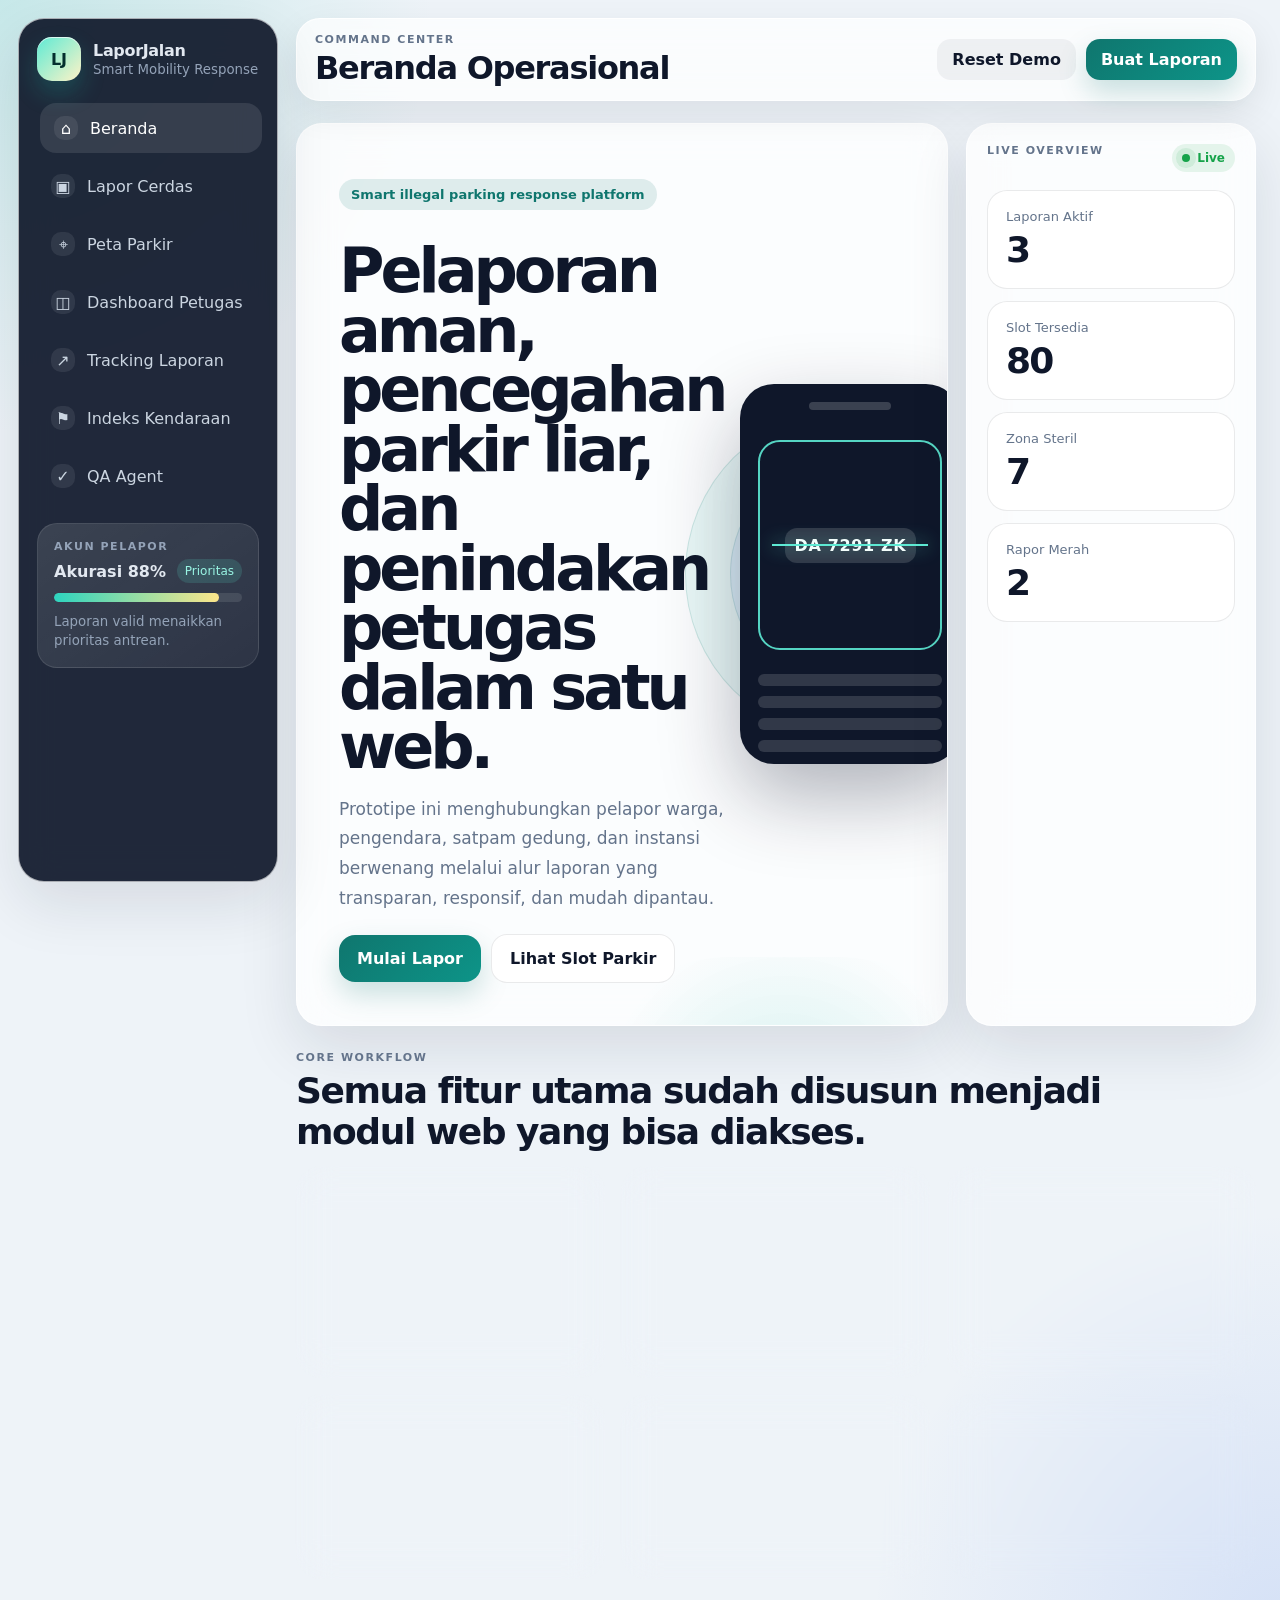
<file: index.html>
<!doctype html>
<html lang="id">
<head>
  <meta charset="utf-8" />
  <meta name="viewport" content="width=device-width, initial-scale=1" />
  <meta name="theme-color" content="#0f172a" />
  <title>LaporJalan Pro — Smart Illegal Parking Response</title>
  <meta name="description" content="Web prototipe profesional untuk pelaporan parkir liar, peta slot parkir resmi, dashboard petugas, eskalasi lintas instansi, indeks kepatuhan kendaraan, dan tracking laporan." />
  <link rel="stylesheet" href="styles.css" />
</head>
<body>
  <div class="app-shell">
    <aside class="sidebar" aria-label="Navigasi utama">
      <a class="brand" href="#beranda" data-route="beranda" aria-label="LaporJalan Pro Beranda">
        <span class="brand-mark">LJ</span>
        <span>
          <strong>LaporJalan</strong>
          <small>Smart Mobility Response</small>
        </span>
      </a>

      <button class="mobile-close" id="closeSidebar" type="button" aria-label="Tutup menu">×</button>

      <nav class="nav-list">
        <button class="nav-item active" data-route="beranda" type="button"><span>⌂</span> Beranda</button>
        <button class="nav-item" data-route="lapor" type="button"><span>▣</span> Lapor Cerdas</button>
        <button class="nav-item" data-route="parkir" type="button"><span>⌖</span> Peta Parkir</button>
        <button class="nav-item" data-route="dashboard" type="button"><span>◫</span> Dashboard Petugas</button>
        <button class="nav-item" data-route="tracking" type="button"><span>↗</span> Tracking Laporan</button>
        <button class="nav-item" data-route="kepatuhan" type="button"><span>⚑</span> Indeks Kendaraan</button>
        <button class="nav-item" data-route="qa" type="button"><span>✓</span> QA Agent</button>
      </nav>

      <div class="sidebar-card">
        <p class="eyebrow">Akun Pelapor</p>
        <div class="trust-row">
          <strong id="accuracyLabel">Akurasi 88%</strong>
          <span class="trust-badge">Prioritas</span>
        </div>
        <div class="progress"><span id="accuracyBar" style="width:88%"></span></div>
        <small>Laporan valid menaikkan prioritas antrean.</small>
      </div>
    </aside>

    <main class="main">
      <header class="topbar">
        <div class="topbar-left">
          <button class="hamburger" id="openSidebar" type="button" aria-label="Buka menu">☰</button>
          <div>
            <p class="eyebrow" id="pageEyebrow">Command Center</p>
            <h1 id="pageTitle">Beranda Operasional</h1>
          </div>
        </div>
        <div class="topbar-actions">
          <button class="ghost-btn" id="seedDemo" type="button">Reset Demo</button>
          <button class="primary-btn" data-route="lapor" type="button">Buat Laporan</button>
        </div>
      </header>

      <section class="view active" id="view-beranda" data-title="Beranda Operasional" data-eyebrow="Command Center">
        <div class="hero-grid">
          <article class="hero-card reveal">
            <div class="hero-copy">
              <p class="pill">Smart illegal parking response platform</p>
              <h2>Pelaporan aman, pencegahan parkir liar, dan penindakan petugas dalam satu web.</h2>
              <p>Prototipe ini menghubungkan pelapor warga, pengendara, satpam gedung, dan instansi berwenang melalui alur laporan yang transparan, responsif, dan mudah dipantau.</p>
              <div class="hero-actions">
                <button class="primary-btn large" data-route="lapor" type="button">Mulai Lapor</button>
                <button class="secondary-btn large" data-route="parkir" type="button">Lihat Slot Parkir</button>
              </div>
            </div>
            <div class="hero-visual" aria-label="Ilustrasi sistem respons">
              <div class="orbit orbit-one"></div>
              <div class="orbit orbit-two"></div>
              <div class="phone-mock">
                <div class="phone-top"></div>
                <div class="scan-frame">
                  <span></span>
                  <b id="heroPlate">DA 7291 ZK</b>
                </div>
                <div class="mini-timeline">
                  <i></i><i></i><i></i><i></i>
                </div>
              </div>
            </div>
          </article>

          <aside class="live-panel reveal delay-1">
            <div class="panel-head">
              <p class="eyebrow">Live Overview</p>
              <span class="live-dot">Live</span>
            </div>
            <div class="metric-stack">
              <div class="metric-card"><span>Laporan Aktif</span><strong id="statActive">0</strong></div>
              <div class="metric-card"><span>Slot Tersedia</span><strong id="statSlots">0</strong></div>
              <div class="metric-card"><span>Zona Steril</span><strong>7</strong></div>
              <div class="metric-card"><span>Rapor Merah</span><strong id="statRed">0</strong></div>
            </div>
          </aside>
        </div>

        <div class="section-heading reveal">
          <p class="eyebrow">Core Workflow</p>
          <h3>Semua fitur utama sudah disusun menjadi modul web yang bisa diakses.</h3>
        </div>

        <div class="feature-grid">
          <article class="feature-card reveal"><span>01</span><h4>Smart Report Camera</h4><p>Deteksi plat demo, unggah bukti, kategori dampak, privasi anonim, GPS, dan submit laporan.</p></article>
          <article class="feature-card reveal"><span>02</span><h4>Real-Time Parking</h4><p>Peta slot parkir resmi, zonasi warna, dan halte/titik jemput ojol yang legal.</p></article>
          <article class="feature-card reveal"><span>03</span><h4>Dispatcher Dashboard</h4><p>Petugas dapat verifikasi, mengubah status, dan eskalasi ke Dishub/Satpol PP.</p></article>
          <article class="feature-card reveal"><span>04</span><h4>Live Tracking</h4><p>Pelapor dapat melacak status laporan berbasis timeline dari diterima sampai selesai.</p></article>
          <article class="feature-card reveal"><span>05</span><h4>Compliance Index</h4><p>Plat yang berulang melanggar otomatis masuk indeks kepatuhan kendaraan.</p></article>
          <article class="feature-card reveal"><span>06</span><h4>QA Agent</h4><p>Panel pengecekan otomatis untuk memastikan menu, form, data, dan aksi penting tersedia.</p></article>
        </div>
      </section>

      <section class="view" id="view-lapor" data-title="Lapor Cerdas" data-eyebrow="Citizen Smart Report">
        <div class="two-col">
          <article class="card reveal">
            <div class="panel-head">
              <div>
                <p class="eyebrow">Smart Report Camera</p>
                <h2>Kamera pelaporan aman</h2>
              </div>
              <span class="status-chip" id="cameraStatus">Mode demo</span>
            </div>

            <div class="camera-wrap">
              <video id="cameraVideo" autoplay playsinline muted hidden></video>
              <canvas id="captureCanvas" hidden></canvas>
              <div class="camera-placeholder" id="cameraPlaceholder">
                <div class="scan-corners"></div>
                <p>Arahkan kamera ke kendaraan atau gunakan simulasi deteksi plat.</p>
                <strong id="detectedPlate">Belum terdeteksi</strong>
              </div>
            </div>

            <div class="button-row wrap">
              <button class="secondary-btn" id="startCamera" type="button">Aktifkan Kamera</button>
              <button class="secondary-btn" id="detectPlate" type="button">Simulasi Deteksi Plat</button>
              <button class="ghost-btn" id="captureEvidence" type="button">Ambil Bukti</button>
              <label class="upload-btn" for="evidenceUpload">Unggah Bukti</label>
              <input id="evidenceUpload" type="file" accept="image/*" hidden />
            </div>

            <div class="evidence-preview" id="evidencePreview" aria-live="polite">
              <span>Belum ada bukti gambar.</span>
            </div>
          </article>

          <form class="card report-form reveal delay-1" id="reportForm">
            <div class="panel-head">
              <div>
                <p class="eyebrow">Impact-Based Reporting</p>
                <h2>Detail laporan</h2>
              </div>
              <span class="status-chip green">Anonim aman</span>
            </div>

            <label class="field">
              <span>Nomor plat</span>
              <input id="plateInput" name="plate" type="text" placeholder="Contoh: DA 7291 ZK" autocomplete="off" required />
            </label>

            <div class="field">
              <span>Pilih dampak utama</span>
              <div class="impact-grid" role="radiogroup" aria-label="Kategori dampak laporan">
                <button class="impact-option active" data-impact="Menghalangi akses rumah/kos" data-severity="Tinggi" type="button">Menghalangi Akses</button>
                <button class="impact-option" data-impact="Parkir di bahu jalan/trotoar" data-severity="Sedang" type="button">Bahu Jalan/Trotoar</button>
                <button class="impact-option" data-impact="Kerumunan transportasi online" data-severity="Sedang" type="button">Kerumunan Ojol</button>
                <button class="impact-option" data-impact="Pelanggaran berulang" data-severity="Kritis" type="button">Pelanggaran Berulang</button>
              </div>
            </div>

            <div class="form-grid">
              <label class="field">
                <span>Lokasi kejadian</span>
                <input id="locationInput" name="location" type="text" placeholder="Contoh: Depan Gedung A" required />
              </label>
              <label class="field">
                <span>Prioritas</span>
                <select id="priorityInput" name="priority">
                  <option>Otomatis</option>
                  <option>Kritis</option>
                  <option>Tinggi</option>
                  <option>Sedang</option>
                  <option>Rendah</option>
                </select>
              </label>
            </div>

            <label class="field">
              <span>Catatan singkat</span>
              <textarea id="noteInput" name="note" rows="4" placeholder="Jelaskan situasi singkat tanpa menyebut data pribadi."></textarea>
            </label>

            <div class="toggle-card">
              <div>
                <strong>Mode anonim</strong>
                <p>Nama pelapor tidak ditampilkan kepada publik atau pelanggar.</p>
              </div>
              <label class="switch">
                <input id="anonymousInput" type="checkbox" checked />
                <span></span>
              </label>
            </div>

            <div class="button-row split">
              <button class="secondary-btn" id="useLocation" type="button">Ambil GPS</button>
              <button class="primary-btn" type="submit">Kirim Laporan</button>
            </div>
          </form>
        </div>
      </section>

      <section class="view" id="view-parkir" data-title="Peta Parkir" data-eyebrow="Prevention & Navigation">
        <div class="map-layout">
          <article class="card reveal map-card">
            <div class="panel-head">
              <div>
                <p class="eyebrow">Real-Time Parking Slot</p>
                <h2>Peta slot parkir, zona steril, dan halte ojol</h2>
              </div>
              <button class="ghost-btn" id="refreshSlots" type="button">Refresh Slot</button>
            </div>

            <div class="city-map" id="cityMap" aria-label="Peta demo interaktif">
              <div class="road road-main"></div>
              <div class="road road-second"></div>
              <div class="zone zone-red">Zona Merah</div>
              <div class="zone zone-yellow">Zona Pantau</div>
              <button class="pin parking-pin" style="--x:18%;--y:28%" data-lot="Kampus Utama" type="button">P</button>
              <button class="pin parking-pin" style="--x:70%;--y:25%" data-lot="Gedung Timur" type="button">P</button>
              <button class="pin parking-pin" style="--x:58%;--y:72%" data-lot="Area Basement" type="button">P</button>
              <button class="pin ojol-pin" style="--x:31%;--y:67%" data-drop="Halte Ojol Barat" type="button">O</button>
              <button class="pin ojol-pin" style="--x:82%;--y:58%" data-drop="Drop Zone Timur" type="button">O</button>
              <div class="map-label label-one">Bahu jalan steril</div>
              <div class="map-label label-two">Akses warga</div>
            </div>

            <div class="legend-row">
              <span><i class="red"></i> Larangan keras</span>
              <span><i class="yellow"></i> Zona pantau</span>
              <span><i class="blue"></i> Parkir resmi</span>
              <span><i class="purple"></i> Halte ojol</span>
            </div>
          </article>

          <aside class="card reveal delay-1">
            <div class="panel-head">
              <div>
                <p class="eyebrow">Detail Lokasi</p>
                <h2 id="mapDetailTitle">Pilih titik pada peta</h2>
              </div>
            </div>
            <div id="mapDetail" class="map-detail empty-state">
              Klik pin P untuk parkir resmi atau pin O untuk titik jemput ojol legal.
            </div>
            <div class="parking-list" id="parkingList"></div>
          </aside>
        </div>
      </section>

      <section class="view" id="view-dashboard" data-title="Dashboard Petugas" data-eyebrow="Dispatcher & Enforcement">
        <div class="dashboard-grid">
          <article class="card reveal wide">
            <div class="panel-head">
              <div>
                <p class="eyebrow">Dispatcher Dashboard</p>
                <h2>Antrean laporan masuk</h2>
              </div>
              <div class="filter-tabs" id="dashboardFilters">
                <button class="active" data-filter="Semua" type="button">Semua</button>
                <button data-filter="Kritis" type="button">Kritis</button>
                <button data-filter="Tinggi" type="button">Tinggi</button>
                <button data-filter="Eskalasi" type="button">Eskalasi</button>
              </div>
            </div>
            <div id="reportQueue" class="report-queue"></div>
          </article>

          <aside class="card reveal delay-1">
            <p class="eyebrow">Operational Notes</p>
            <h2>Mode petugas</h2>
            <div class="ops-list">
              <div><strong>Verifikasi cepat</strong><span>Validasi plat dan dampak laporan.</span></div>
              <div><strong>Eskalasi instansi</strong><span>Teruskan ke Dishub/Satpol PP bila di luar wewenang.</span></div>
              <div><strong>Update progres</strong><span>Status langsung muncul di menu tracking.</span></div>
            </div>
          </aside>
        </div>
      </section>

      <section class="view" id="view-tracking" data-title="Tracking Laporan" data-eyebrow="Live Progress Tracking">
        <div class="tracking-layout">
          <article class="card reveal">
            <div class="panel-head">
              <div>
                <p class="eyebrow">Cari Laporan</p>
                <h2>Pelacakan status real-time</h2>
              </div>
            </div>
            <label class="field">
              <span>Masukkan ID laporan atau nomor plat</span>
              <input id="trackingSearch" type="text" placeholder="Contoh: LJ-2401 atau DA 7291 ZK" />
            </label>
            <div class="button-row">
              <button class="primary-btn" id="findTracking" type="button">Lacak</button>
              <button class="ghost-btn" id="latestTracking" type="button">Gunakan Terbaru</button>
            </div>
            <div class="tracking-card" id="trackingSummary"></div>
          </article>

          <article class="card reveal delay-1">
            <div class="panel-head">
              <div>
                <p class="eyebrow">Timeline</p>
                <h2>Progres tindakan</h2>
              </div>
              <button class="secondary-btn" id="advanceTracking" type="button">Majukan Status Demo</button>
            </div>
            <div class="timeline" id="timeline"></div>
          </article>
        </div>
      </section>

      <section class="view" id="view-kepatuhan" data-title="Indeks Kendaraan" data-eyebrow="Vehicle Compliance Index">
        <div class="card reveal">
          <div class="panel-head">
            <div>
              <p class="eyebrow">Compliance Intelligence</p>
              <h2>Rapor kendaraan berdasarkan riwayat pelanggaran</h2>
            </div>
            <label class="search-field">
              <input id="vehicleSearch" type="search" placeholder="Cari plat kendaraan..." />
            </label>
          </div>
          <div class="compliance-grid" id="complianceGrid"></div>
        </div>
      </section>

      <section class="view" id="view-qa" data-title="QA Agent" data-eyebrow="Feature Audit">
        <div class="qa-layout">
          <article class="card reveal">
            <div class="panel-head">
              <div>
                <p class="eyebrow">Automated Feature Check</p>
                <h2>Agent pengecek fitur sebelum rilis</h2>
              </div>
              <button class="primary-btn" id="runQa" type="button">Run QA Agent</button>
            </div>
            <p class="muted">Agent ini mengecek keberadaan menu, form, tombol aksi, penyimpanan data lokal, komponen tracking, dashboard, dan responsivitas dasar. Hasilnya bersifat pengujian front-end demo.</p>
            <div class="qa-score" id="qaScore">Belum dijalankan</div>
          </article>
          <article class="card reveal delay-1">
            <div class="panel-head">
              <div>
                <p class="eyebrow">Checklist</p>
                <h2>Hasil pengecekan</h2>
              </div>
            </div>
            <div class="qa-results" id="qaResults"></div>
          </article>
        </div>
      </section>
    </main>
  </div>

  <div class="toast" id="toast" role="status" aria-live="polite"></div>

  <script src="app.js"></script>
</body>
</html>
</file>
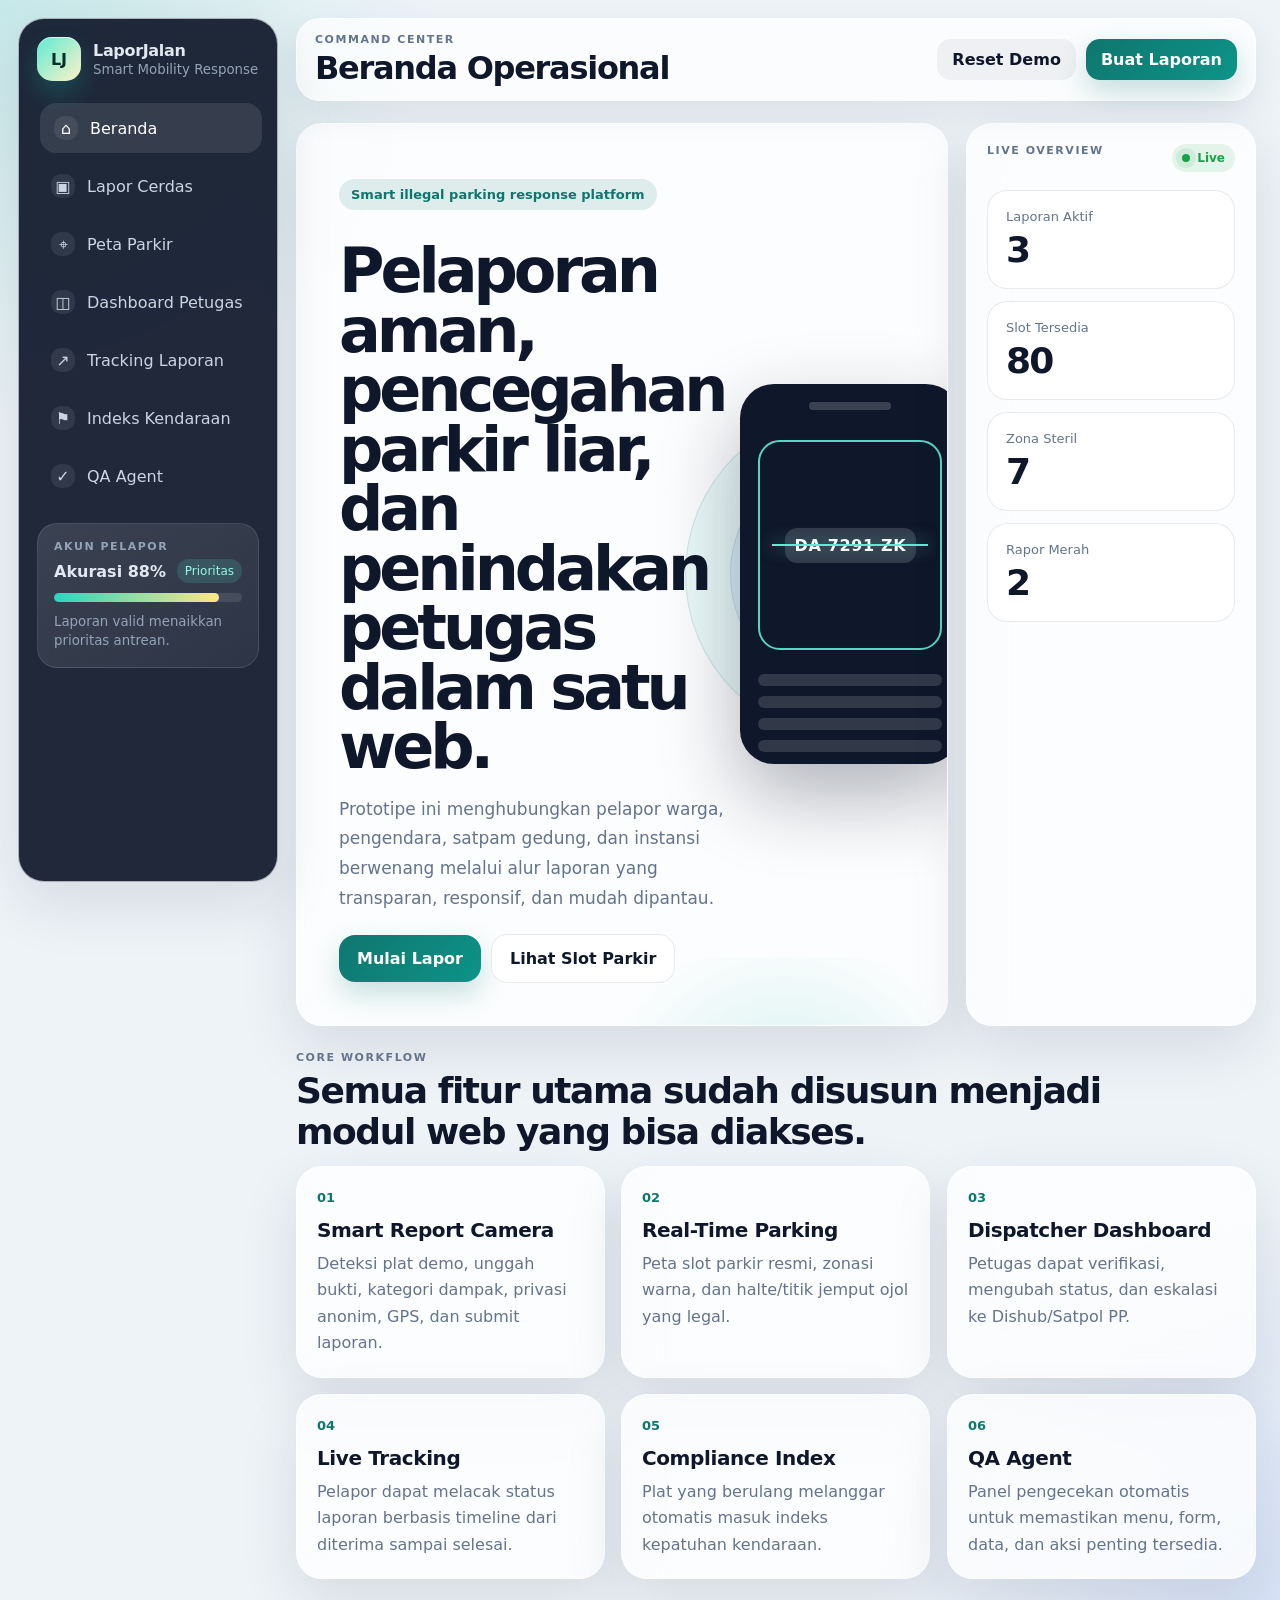
<file: laporjalan_pro_single.html>
<!doctype html>
<html lang="id">
<head>
  <meta charset="utf-8" />
  <meta name="viewport" content="width=device-width, initial-scale=1" />
  <meta name="theme-color" content="#0f172a" />
  <title>LaporJalan Pro — Smart Illegal Parking Response</title>
  <meta name="description" content="Web prototipe profesional untuk pelaporan parkir liar, peta slot parkir resmi, dashboard petugas, eskalasi lintas instansi, indeks kepatuhan kendaraan, dan tracking laporan." />
  <style>
:root {
  --bg: #eef3f8;
  --surface: rgba(255, 255, 255, .78);
  --surface-strong: #ffffff;
  --text: #0f172a;
  --muted: #64748b;
  --line: rgba(15, 23, 42, .09);
  --primary: #0f766e;
  --primary-strong: #0d9488;
  --primary-soft: rgba(15, 118, 110, .12);
  --danger: #dc2626;
  --warning: #f59e0b;
  --blue: #2563eb;
  --purple: #7c3aed;
  --green: #16a34a;
  --shadow: 0 22px 60px rgba(15, 23, 42, .11);
  --radius: 26px;
  --radius-sm: 16px;
  --sidebar: 296px;
  --ease: cubic-bezier(.2, .8, .2, 1);
  font-family: Inter, ui-sans-serif, system-ui, -apple-system, BlinkMacSystemFont, "Segoe UI", sans-serif;
}

* { box-sizing: border-box; }
html { scroll-behavior: smooth; }
body {
  margin: 0;
  min-height: 100vh;
  color: var(--text);
  background:
    radial-gradient(circle at top left, rgba(20, 184, 166, .18), transparent 34vw),
    radial-gradient(circle at bottom right, rgba(37, 99, 235, .12), transparent 32vw),
    var(--bg);
  overflow-x: hidden;
}
button, input, select, textarea { font: inherit; }
button { cursor: pointer; }
button:focus-visible, input:focus-visible, select:focus-visible, textarea:focus-visible { outline: 3px solid rgba(20, 184, 166, .35); outline-offset: 3px; }

.app-shell { display: flex; min-height: 100vh; }
.sidebar {
  position: fixed;
  inset: 18px auto 18px 18px;
  width: calc(var(--sidebar) - 36px);
  padding: 18px;
  border: 1px solid rgba(255, 255, 255, .62);
  border-radius: var(--radius);
  background: rgba(15, 23, 42, .92);
  color: #e2e8f0;
  box-shadow: var(--shadow);
  backdrop-filter: blur(18px);
  z-index: 30;
  transition: transform .35s var(--ease);
}
.brand { display: flex; gap: 12px; align-items: center; color: inherit; text-decoration: none; margin-bottom: 22px; }
.brand-mark {
  width: 44px; height: 44px; display: grid; place-items: center;
  border-radius: 15px; color: #042f2e; font-weight: 900;
  background: linear-gradient(135deg, #5eead4, #fef3c7);
  box-shadow: inset 0 1px rgba(255, 255, 255, .7), 0 12px 24px rgba(20, 184, 166, .24);
}
.brand strong { display: block; letter-spacing: -.02em; }
.brand small { display: block; color: #94a3b8; margin-top: 2px; }
.mobile-close { display: none; }
.nav-list { display: grid; gap: 8px; }
.nav-item {
  display: flex; align-items: center; gap: 12px; width: 100%; padding: 13px 14px;
  border: 0; border-radius: 16px; background: transparent; color: #cbd5e1;
  text-align: left; transition: .22s var(--ease);
}
.nav-item:hover, .nav-item.active { background: rgba(255, 255, 255, .1); color: #fff; transform: translateX(3px); }
.nav-item span { width: 24px; height: 24px; display: grid; place-items: center; border-radius: 10px; background: rgba(255,255,255,.08); }
.sidebar-card {
  margin-top: 22px; padding: 16px; border-radius: 20px;
  background: linear-gradient(145deg, rgba(255,255,255,.12), rgba(255,255,255,.06));
  border: 1px solid rgba(255,255,255,.1);
}
.trust-row { display: flex; justify-content: space-between; gap: 10px; align-items: center; margin-bottom: 10px; }
.trust-badge { font-size: 12px; padding: 5px 8px; border-radius: 999px; background: rgba(94, 234, 212, .15); color: #99f6e4; }
.progress { height: 9px; overflow: hidden; border-radius: 999px; background: rgba(255,255,255,.1); }
.progress span { display: block; height: 100%; border-radius: inherit; background: linear-gradient(90deg, #2dd4bf, #fde68a); transition: width .45s var(--ease); }
.sidebar-card small { color: #94a3b8; display: block; margin-top: 10px; line-height: 1.45; }

.main { width: 100%; margin-left: var(--sidebar); padding: 18px 24px 42px 0; }
.topbar {
  position: sticky; top: 18px; z-index: 20;
  display: flex; justify-content: space-between; align-items: center; gap: 16px;
  margin-bottom: 22px; padding: 14px 18px; border-radius: 24px;
  background: rgba(255,255,255,.72); border: 1px solid rgba(255,255,255,.8);
  backdrop-filter: blur(18px); box-shadow: 0 12px 34px rgba(15, 23, 42, .08);
}
.topbar-left { display: flex; align-items: center; gap: 13px; min-width: 0; }
.topbar h1 { margin: 0; font-size: clamp(22px, 3vw, 32px); letter-spacing: -.04em; line-height: 1.05; }
.topbar-actions { display: flex; gap: 10px; align-items: center; }
.hamburger { display: none; width: 42px; height: 42px; border: 0; border-radius: 14px; background: var(--surface-strong); box-shadow: 0 10px 24px rgba(15,23,42,.08); }
.eyebrow { margin: 0 0 6px; text-transform: uppercase; letter-spacing: .14em; color: var(--muted); font-size: 11px; font-weight: 800; }
.sidebar .eyebrow { color: #94a3b8; }

.view { display: none; animation: fadeSlide .36s var(--ease); }
.view.active { display: block; }
@keyframes fadeSlide { from { opacity: 0; transform: translateY(10px);} to { opacity: 1; transform: none;} }
.reveal { animation: reveal .55s var(--ease) both; }
.delay-1 { animation-delay: .08s; }
@keyframes reveal { from { opacity: 0; transform: translateY(18px) scale(.99);} to { opacity: 1; transform: none;} }

.hero-grid { display: grid; grid-template-columns: minmax(0, 1.65fr) minmax(290px, .7fr); gap: 18px; }
.hero-card, .card, .live-panel, .feature-card {
  background: var(--surface); border: 1px solid rgba(255,255,255,.72); border-radius: var(--radius);
  box-shadow: var(--shadow); backdrop-filter: blur(18px);
}
.hero-card { min-height: 440px; display: grid; grid-template-columns: 1.1fr .9fr; gap: 16px; padding: clamp(22px, 4vw, 42px); overflow: hidden; position: relative; }
.hero-card::after { content: ""; position: absolute; inset: auto -8% -28% 42%; height: 320px; border-radius: 999px; background: radial-gradient(circle, rgba(20,184,166,.18), transparent 70%); }
.hero-copy { position: relative; z-index: 1; max-width: 660px; }
.pill { display: inline-flex; padding: 8px 12px; border-radius: 999px; background: var(--primary-soft); color: var(--primary); font-weight: 800; font-size: 13px; }
.hero-copy h2 { font-size: clamp(34px, 5vw, 62px); line-height: .96; letter-spacing: -.065em; margin: 18px 0; }
.hero-copy p:not(.pill) { color: var(--muted); font-size: 17px; line-height: 1.75; margin: 0; }
.hero-actions, .button-row { display: flex; gap: 10px; align-items: center; margin-top: 20px; }
.button-row.wrap { flex-wrap: wrap; }
.button-row.split { justify-content: space-between; }
.primary-btn, .secondary-btn, .ghost-btn, .upload-btn {
  border: 0; border-radius: 14px; padding: 11px 15px; font-weight: 800; white-space: nowrap; transition: .22s var(--ease);
}
.primary-btn { background: linear-gradient(135deg, var(--primary), var(--primary-strong)); color: white; box-shadow: 0 12px 28px rgba(15,118,110,.22); }
.primary-btn:hover, .secondary-btn:hover, .ghost-btn:hover, .upload-btn:hover { transform: translateY(-2px); }
.secondary-btn, .upload-btn { background: #fff; color: var(--text); border: 1px solid var(--line); }
.ghost-btn { background: rgba(15,23,42,.05); color: var(--text); }
.large { padding: 14px 18px; border-radius: 16px; }
.hero-visual { position: relative; display: grid; place-items: center; min-height: 360px; }
.orbit { position: absolute; border-radius: 999px; border: 1px solid rgba(15,118,110,.14); animation: float 6s var(--ease) infinite alternate; }
.orbit-one { width: 330px; height: 330px; background: rgba(20,184,166,.08); }
.orbit-two { width: 240px; height: 240px; animation-delay: .6s; background: rgba(37,99,235,.08); }
@keyframes float { to { transform: translateY(-12px) rotate(2deg);} }
.phone-mock { position: relative; z-index: 1; width: min(220px, 70vw); height: 380px; border-radius: 34px; padding: 18px; background: #0f172a; box-shadow: 0 32px 80px rgba(15,23,42,.32); overflow: hidden; }
.phone-top { width: 82px; height: 8px; background: rgba(255,255,255,.18); border-radius: 999px; margin: 0 auto 30px; }
.scan-frame { height: 210px; border: 2px solid rgba(94,234,212,.9); border-radius: 22px; display: grid; place-items: center; position: relative; color: #fff; overflow: hidden; }
.scan-frame span { position: absolute; left: 12px; right: 12px; height: 2px; background: #5eead4; box-shadow: 0 0 18px #5eead4; animation: scan 2.4s linear infinite; }
@keyframes scan { from { top: 22px; } to { top: 180px; } }
.scan-frame b { padding: 8px 10px; border-radius: 12px; background: rgba(255,255,255,.14); letter-spacing: .04em; }
.mini-timeline { display: grid; gap: 10px; margin-top: 24px; }
.mini-timeline i { height: 12px; border-radius: 999px; background: rgba(255,255,255,.14); }
.live-panel { padding: 20px; }
.panel-head { display: flex; justify-content: space-between; gap: 16px; align-items: flex-start; margin-bottom: 18px; }
.panel-head h2 { margin: 0; letter-spacing: -.035em; line-height: 1.1; font-size: clamp(22px, 2.7vw, 32px); }
.live-dot { display: inline-flex; align-items: center; gap: 7px; border-radius: 999px; padding: 7px 10px; background: rgba(22,163,74,.1); color: var(--green); font-weight: 900; font-size: 12px; }
.live-dot::before { content: ""; width: 8px; height: 8px; border-radius: 50%; background: currentColor; box-shadow: 0 0 0 6px rgba(22,163,74,.1); }
.metric-stack { display: grid; gap: 12px; }
.metric-card { padding: 18px; border-radius: 20px; background: #fff; border: 1px solid var(--line); }
.metric-card span { color: var(--muted); display: block; font-size: 13px; }
.metric-card strong { font-size: 36px; letter-spacing: -.05em; display: block; margin-top: 5px; }
.section-heading { margin: 26px 0 14px; max-width: 820px; }
.section-heading h3 { margin: 0; font-size: clamp(24px, 3vw, 36px); letter-spacing: -.04em; }
.feature-grid { display: grid; grid-template-columns: repeat(3, minmax(0, 1fr)); gap: 16px; }
.feature-card { padding: 20px; transition: .22s var(--ease); }
.feature-card:hover { transform: translateY(-4px); }
.feature-card span { color: var(--primary); font-weight: 900; font-size: 13px; }
.feature-card h4 { margin: 12px 0 9px; font-size: 20px; letter-spacing: -.02em; }
.feature-card p { color: var(--muted); margin: 0; line-height: 1.65; }

.card { padding: 20px; }
.two-col, .tracking-layout, .qa-layout { display: grid; grid-template-columns: minmax(0, 1fr) minmax(360px, .9fr); gap: 18px; }
.camera-wrap { height: 340px; border-radius: 24px; overflow: hidden; background: #0f172a; position: relative; border: 1px solid rgba(15,23,42,.1); }
.camera-wrap video, .camera-wrap canvas { width: 100%; height: 100%; object-fit: cover; }
.camera-placeholder { height: 100%; display: grid; place-items: center; text-align: center; color: #e2e8f0; padding: 24px; background: radial-gradient(circle at center, rgba(20,184,166,.18), transparent 62%), linear-gradient(135deg, #0f172a, #111827); position: relative; }
.camera-placeholder p { max-width: 420px; color: #94a3b8; line-height: 1.6; }
.camera-placeholder strong { display: inline-flex; align-items: center; min-height: 42px; padding: 9px 14px; border-radius: 14px; color: #042f2e; background: #ccfbf1; letter-spacing: .04em; }
.scan-corners { position: absolute; inset: 28px; border: 2px solid rgba(94,234,212,.38); border-radius: 24px; }
.status-chip { display: inline-flex; border-radius: 999px; padding: 7px 10px; background: rgba(37,99,235,.1); color: var(--blue); font-size: 12px; font-weight: 900; }
.status-chip.green { color: var(--green); background: rgba(22,163,74,.1); }
.evidence-preview { min-height: 96px; border-radius: 18px; margin-top: 16px; border: 1px dashed rgba(15,23,42,.18); background: rgba(255,255,255,.52); display: grid; place-items: center; overflow: hidden; color: var(--muted); }
.evidence-preview img { width: 100%; height: 180px; object-fit: cover; display: block; }
.field { display: grid; gap: 8px; margin-bottom: 15px; }
.field span { font-weight: 800; color: #334155; font-size: 13px; }
input, select, textarea { width: 100%; border: 1px solid var(--line); border-radius: 15px; padding: 13px 14px; background: rgba(255,255,255,.86); color: var(--text); transition: .2s var(--ease); }
textarea { resize: vertical; min-height: 110px; }
input:focus, select:focus, textarea:focus { border-color: rgba(20,184,166,.6); background: #fff; }
.impact-grid { display: grid; grid-template-columns: repeat(2, minmax(0, 1fr)); gap: 9px; }
.impact-option { border: 1px solid var(--line); padding: 13px; border-radius: 16px; background: #fff; font-weight: 800; color: var(--text); transition: .2s var(--ease); white-space: normal; text-align: center; }
.impact-option.active { border-color: rgba(15,118,110,.4); background: var(--primary-soft); color: var(--primary); box-shadow: inset 0 0 0 1px rgba(15,118,110,.1); }
.form-grid { display: grid; grid-template-columns: minmax(0, 1fr) 150px; gap: 10px; }
.toggle-card { display: flex; justify-content: space-between; gap: 14px; align-items: center; padding: 14px; border-radius: 18px; background: rgba(15,118,110,.08); border: 1px solid rgba(15,118,110,.12); }
.toggle-card p { margin: 4px 0 0; color: var(--muted); line-height: 1.45; }
.switch input { display: none; }
.switch span { display: block; width: 54px; height: 32px; border-radius: 999px; background: #cbd5e1; padding: 4px; transition: .2s var(--ease); }
.switch span::before { content: ""; display: block; width: 24px; height: 24px; border-radius: 50%; background: #fff; transition: .2s var(--ease); box-shadow: 0 2px 10px rgba(15,23,42,.18); }
.switch input:checked + span { background: var(--primary); }
.switch input:checked + span::before { transform: translateX(22px); }

.map-layout { display: grid; grid-template-columns: minmax(0, 1.35fr) minmax(340px, .65fr); gap: 18px; }
.city-map { height: 520px; border-radius: 28px; position: relative; overflow: hidden; background: linear-gradient(135deg, #dbeafe, #f0fdfa 55%, #f8fafc); border: 1px solid var(--line); }
.road { position: absolute; background: #334155; box-shadow: inset 0 0 0 8px rgba(255,255,255,.08); }
.road-main { width: 120%; height: 82px; left: -10%; top: 45%; transform: rotate(-8deg); border-radius: 999px; }
.road-second { width: 80px; height: 120%; left: 46%; top: -10%; transform: rotate(12deg); border-radius: 999px; }
.zone { position: absolute; color: white; padding: 8px 12px; border-radius: 999px; font-weight: 900; font-size: 12px; box-shadow: 0 16px 32px rgba(15,23,42,.16); }
.zone-red { left: 19%; top: 48%; background: var(--danger); }
.zone-yellow { right: 12%; top: 38%; background: var(--warning); }
.pin { --size: 44px; position: absolute; left: var(--x); top: var(--y); width: var(--size); height: var(--size); transform: translate(-50%, -50%); border: 0; border-radius: 16px 16px 16px 4px; color: #fff; font-weight: 1000; box-shadow: 0 16px 28px rgba(15,23,42,.22); transition: .2s var(--ease); z-index: 3; }
.pin:hover, .pin.active { transform: translate(-50%, -58%) scale(1.06); }
.parking-pin { background: linear-gradient(135deg, var(--blue), #38bdf8); }
.ojol-pin { background: linear-gradient(135deg, var(--purple), #c084fc); }
.map-label { position: absolute; padding: 9px 12px; border-radius: 14px; background: rgba(255,255,255,.8); border: 1px solid rgba(255,255,255,.82); font-weight: 800; color: #334155; box-shadow: 0 10px 24px rgba(15,23,42,.1); }
.label-one { left: 8%; bottom: 20%; }
.label-two { right: 10%; bottom: 15%; }
.legend-row { display: flex; flex-wrap: wrap; gap: 10px; margin-top: 14px; color: var(--muted); font-weight: 700; font-size: 13px; }
.legend-row span { display: inline-flex; gap: 7px; align-items: center; }
.legend-row i { width: 10px; height: 10px; border-radius: 50%; display: inline-block; }
.legend-row .red { background: var(--danger); } .legend-row .yellow { background: var(--warning); } .legend-row .blue { background: var(--blue); } .legend-row .purple { background: var(--purple); }
.map-detail { padding: 16px; border-radius: 20px; background: rgba(255,255,255,.7); border: 1px solid var(--line); line-height: 1.65; }
.empty-state { color: var(--muted); }
.parking-list { display: grid; gap: 10px; margin-top: 16px; }
.parking-item { padding: 14px; border-radius: 18px; background: #fff; border: 1px solid var(--line); }
.parking-item strong { display: flex; justify-content: space-between; gap: 10px; }
.parking-item small { display: block; color: var(--muted); margin-top: 4px; }
.slot-bar { margin-top: 10px; height: 8px; border-radius: 999px; background: #e2e8f0; overflow: hidden; }
.slot-bar span { height: 100%; display: block; border-radius: inherit; background: linear-gradient(90deg, var(--primary), #38bdf8); }

.dashboard-grid { display: grid; grid-template-columns: minmax(0, 1.5fr) minmax(300px, .55fr); gap: 18px; }
.filter-tabs { display: flex; flex-wrap: wrap; gap: 8px; }
.filter-tabs button { border: 1px solid var(--line); background: #fff; padding: 8px 11px; border-radius: 999px; font-weight: 800; color: var(--muted); }
.filter-tabs button.active { background: var(--text); color: white; }
.report-queue { display: grid; gap: 12px; }
.report-card { display: grid; grid-template-columns: minmax(0, 1fr) auto; gap: 16px; padding: 16px; border-radius: 22px; background: #fff; border: 1px solid var(--line); transition: .2s var(--ease); }
.report-card:hover { transform: translateY(-2px); box-shadow: 0 14px 28px rgba(15,23,42,.08); }
.report-meta { display: flex; flex-wrap: wrap; gap: 8px; margin: 10px 0; }
.badge { display: inline-flex; align-items: center; gap: 6px; padding: 6px 9px; border-radius: 999px; font-weight: 850; font-size: 12px; background: rgba(15,23,42,.06); color: #334155; }
.badge.danger { background: rgba(220,38,38,.1); color: var(--danger); }
.badge.warning { background: rgba(245,158,11,.12); color: #b45309; }
.badge.blue { background: rgba(37,99,235,.1); color: var(--blue); }
.report-actions { display: flex; gap: 8px; flex-wrap: wrap; justify-content: flex-end; align-content: start; }
.report-actions button { padding: 8px 10px; border-radius: 12px; border: 1px solid var(--line); background: #fff; font-weight: 800; color: #334155; }
.report-actions button.primary-mini { background: var(--primary); color: white; border-color: var(--primary); }
.ops-list { display: grid; gap: 12px; }
.ops-list div { padding: 14px; border-radius: 18px; background: #fff; border: 1px solid var(--line); }
.ops-list span { display: block; color: var(--muted); margin-top: 4px; line-height: 1.45; }

.tracking-card { margin-top: 18px; padding: 18px; border-radius: 20px; background: #fff; border: 1px solid var(--line); min-height: 120px; }
.timeline { position: relative; display: grid; gap: 14px; }
.timeline-step { display: grid; grid-template-columns: 38px minmax(0, 1fr); gap: 12px; align-items: start; }
.timeline-dot { width: 38px; height: 38px; border-radius: 14px; display: grid; place-items: center; color: #fff; background: #cbd5e1; font-weight: 900; }
.timeline-step.done .timeline-dot { background: var(--primary); }
.timeline-step.current .timeline-dot { background: var(--blue); box-shadow: 0 0 0 7px rgba(37,99,235,.12); }
.timeline-content { padding: 14px; background: #fff; border: 1px solid var(--line); border-radius: 18px; }
.timeline-content h4 { margin: 0 0 4px; }
.timeline-content p { margin: 0; color: var(--muted); line-height: 1.5; }

.search-field { min-width: min(300px, 100%); }
.compliance-grid { display: grid; grid-template-columns: repeat(3, minmax(0, 1fr)); gap: 14px; }
.vehicle-card { padding: 16px; border-radius: 22px; background: #fff; border: 1px solid var(--line); }
.vehicle-top { display: flex; justify-content: space-between; gap: 12px; align-items: center; }
.plate { display: inline-flex; padding: 8px 12px; border-radius: 12px; background: #0f172a; color: white; font-weight: 1000; letter-spacing: .06em; }
.risk { font-weight: 1000; }
.risk.red { color: var(--danger); } .risk.orange { color: #b45309; } .risk.green { color: var(--green); }
.vehicle-card p { color: var(--muted); line-height: 1.55; margin-bottom: 0; }

.qa-layout { align-items: start; }
.muted { color: var(--muted); line-height: 1.7; }
.qa-score { margin-top: 18px; padding: 18px; border-radius: 20px; background: #0f172a; color: #fff; font-weight: 1000; font-size: 28px; letter-spacing: -.04em; }
.qa-results { display: grid; gap: 10px; }
.qa-item { display: flex; justify-content: space-between; gap: 14px; align-items: center; padding: 13px; border-radius: 16px; background: #fff; border: 1px solid var(--line); }
.qa-item b { font-weight: 900; }
.qa-pass { color: var(--green); font-weight: 1000; }
.qa-fail { color: var(--danger); font-weight: 1000; }
.toast { position: fixed; right: 22px; bottom: 22px; max-width: min(420px, calc(100vw - 44px)); padding: 14px 16px; border-radius: 18px; color: white; background: #0f172a; box-shadow: 0 18px 45px rgba(15,23,42,.25); opacity: 0; transform: translateY(18px); pointer-events: none; transition: .25s var(--ease); z-index: 100; }
.toast.show { opacity: 1; transform: none; }

@media (max-width: 1180px) {
  .hero-grid, .hero-card, .two-col, .map-layout, .dashboard-grid, .tracking-layout, .qa-layout { grid-template-columns: 1fr; }
  .hero-card { min-height: auto; }
  .hero-visual { min-height: 300px; }
  .feature-grid, .compliance-grid { grid-template-columns: repeat(2, minmax(0, 1fr)); }
}
@media (max-width: 860px) {
  .sidebar { transform: translateX(calc(-100% - 26px)); inset: 12px auto 12px 12px; width: min(310px, calc(100vw - 24px)); }
  body.sidebar-open .sidebar { transform: none; }
  .mobile-close { display: grid; place-items: center; position: absolute; top: 16px; right: 16px; width: 34px; height: 34px; border: 0; border-radius: 12px; background: rgba(255,255,255,.1); color: #fff; font-size: 22px; }
  .main { margin-left: 0; padding: 12px; }
  .hamburger { display: grid; place-items: center; }
  .topbar { top: 12px; flex-wrap: wrap; }
  .topbar-actions { width: 100%; justify-content: flex-end; }
  .feature-grid, .compliance-grid { grid-template-columns: 1fr; }
  .report-card { grid-template-columns: 1fr; }
  .report-actions { justify-content: flex-start; }
}
@media (max-width: 560px) {
  .topbar-actions, .hero-actions, .button-row, .button-row.split { flex-direction: column; align-items: stretch; width: 100%; }
  .primary-btn, .secondary-btn, .ghost-btn, .upload-btn { width: 100%; text-align: center; }
  .impact-grid, .form-grid { grid-template-columns: 1fr; }
  .card, .live-panel, .hero-card { border-radius: 22px; padding: 16px; }
  .camera-wrap, .city-map { height: 380px; }
  .panel-head { flex-direction: column; }
}

</style>
</head>
<body>
  <div class="app-shell">
    <aside class="sidebar" aria-label="Navigasi utama">
      <a class="brand" href="#beranda" data-route="beranda" aria-label="LaporJalan Pro Beranda">
        <span class="brand-mark">LJ</span>
        <span>
          <strong>LaporJalan</strong>
          <small>Smart Mobility Response</small>
        </span>
      </a>

      <button class="mobile-close" id="closeSidebar" type="button" aria-label="Tutup menu">×</button>

      <nav class="nav-list">
        <button class="nav-item active" data-route="beranda" type="button"><span>⌂</span> Beranda</button>
        <button class="nav-item" data-route="lapor" type="button"><span>▣</span> Lapor Cerdas</button>
        <button class="nav-item" data-route="parkir" type="button"><span>⌖</span> Peta Parkir</button>
        <button class="nav-item" data-route="dashboard" type="button"><span>◫</span> Dashboard Petugas</button>
        <button class="nav-item" data-route="tracking" type="button"><span>↗</span> Tracking Laporan</button>
        <button class="nav-item" data-route="kepatuhan" type="button"><span>⚑</span> Indeks Kendaraan</button>
        <button class="nav-item" data-route="qa" type="button"><span>✓</span> QA Agent</button>
      </nav>

      <div class="sidebar-card">
        <p class="eyebrow">Akun Pelapor</p>
        <div class="trust-row">
          <strong id="accuracyLabel">Akurasi 88%</strong>
          <span class="trust-badge">Prioritas</span>
        </div>
        <div class="progress"><span id="accuracyBar" style="width:88%"></span></div>
        <small>Laporan valid menaikkan prioritas antrean.</small>
      </div>
    </aside>

    <main class="main">
      <header class="topbar">
        <div class="topbar-left">
          <button class="hamburger" id="openSidebar" type="button" aria-label="Buka menu">☰</button>
          <div>
            <p class="eyebrow" id="pageEyebrow">Command Center</p>
            <h1 id="pageTitle">Beranda Operasional</h1>
          </div>
        </div>
        <div class="topbar-actions">
          <button class="ghost-btn" id="seedDemo" type="button">Reset Demo</button>
          <button class="primary-btn" data-route="lapor" type="button">Buat Laporan</button>
        </div>
      </header>

      <section class="view active" id="view-beranda" data-title="Beranda Operasional" data-eyebrow="Command Center">
        <div class="hero-grid">
          <article class="hero-card reveal">
            <div class="hero-copy">
              <p class="pill">Smart illegal parking response platform</p>
              <h2>Pelaporan aman, pencegahan parkir liar, dan penindakan petugas dalam satu web.</h2>
              <p>Prototipe ini menghubungkan pelapor warga, pengendara, satpam gedung, dan instansi berwenang melalui alur laporan yang transparan, responsif, dan mudah dipantau.</p>
              <div class="hero-actions">
                <button class="primary-btn large" data-route="lapor" type="button">Mulai Lapor</button>
                <button class="secondary-btn large" data-route="parkir" type="button">Lihat Slot Parkir</button>
              </div>
            </div>
            <div class="hero-visual" aria-label="Ilustrasi sistem respons">
              <div class="orbit orbit-one"></div>
              <div class="orbit orbit-two"></div>
              <div class="phone-mock">
                <div class="phone-top"></div>
                <div class="scan-frame">
                  <span></span>
                  <b id="heroPlate">DA 7291 ZK</b>
                </div>
                <div class="mini-timeline">
                  <i></i><i></i><i></i><i></i>
                </div>
              </div>
            </div>
          </article>

          <aside class="live-panel reveal delay-1">
            <div class="panel-head">
              <p class="eyebrow">Live Overview</p>
              <span class="live-dot">Live</span>
            </div>
            <div class="metric-stack">
              <div class="metric-card"><span>Laporan Aktif</span><strong id="statActive">0</strong></div>
              <div class="metric-card"><span>Slot Tersedia</span><strong id="statSlots">0</strong></div>
              <div class="metric-card"><span>Zona Steril</span><strong>7</strong></div>
              <div class="metric-card"><span>Rapor Merah</span><strong id="statRed">0</strong></div>
            </div>
          </aside>
        </div>

        <div class="section-heading reveal">
          <p class="eyebrow">Core Workflow</p>
          <h3>Semua fitur utama sudah disusun menjadi modul web yang bisa diakses.</h3>
        </div>

        <div class="feature-grid">
          <article class="feature-card reveal"><span>01</span><h4>Smart Report Camera</h4><p>Deteksi plat demo, unggah bukti, kategori dampak, privasi anonim, GPS, dan submit laporan.</p></article>
          <article class="feature-card reveal"><span>02</span><h4>Real-Time Parking</h4><p>Peta slot parkir resmi, zonasi warna, dan halte/titik jemput ojol yang legal.</p></article>
          <article class="feature-card reveal"><span>03</span><h4>Dispatcher Dashboard</h4><p>Petugas dapat verifikasi, mengubah status, dan eskalasi ke Dishub/Satpol PP.</p></article>
          <article class="feature-card reveal"><span>04</span><h4>Live Tracking</h4><p>Pelapor dapat melacak status laporan berbasis timeline dari diterima sampai selesai.</p></article>
          <article class="feature-card reveal"><span>05</span><h4>Compliance Index</h4><p>Plat yang berulang melanggar otomatis masuk indeks kepatuhan kendaraan.</p></article>
          <article class="feature-card reveal"><span>06</span><h4>QA Agent</h4><p>Panel pengecekan otomatis untuk memastikan menu, form, data, dan aksi penting tersedia.</p></article>
        </div>
      </section>

      <section class="view" id="view-lapor" data-title="Lapor Cerdas" data-eyebrow="Citizen Smart Report">
        <div class="two-col">
          <article class="card reveal">
            <div class="panel-head">
              <div>
                <p class="eyebrow">Smart Report Camera</p>
                <h2>Kamera pelaporan aman</h2>
              </div>
              <span class="status-chip" id="cameraStatus">Mode demo</span>
            </div>

            <div class="camera-wrap">
              <video id="cameraVideo" autoplay playsinline muted hidden></video>
              <canvas id="captureCanvas" hidden></canvas>
              <div class="camera-placeholder" id="cameraPlaceholder">
                <div class="scan-corners"></div>
                <p>Arahkan kamera ke kendaraan atau gunakan simulasi deteksi plat.</p>
                <strong id="detectedPlate">Belum terdeteksi</strong>
              </div>
            </div>

            <div class="button-row wrap">
              <button class="secondary-btn" id="startCamera" type="button">Aktifkan Kamera</button>
              <button class="secondary-btn" id="detectPlate" type="button">Simulasi Deteksi Plat</button>
              <button class="ghost-btn" id="captureEvidence" type="button">Ambil Bukti</button>
              <label class="upload-btn" for="evidenceUpload">Unggah Bukti</label>
              <input id="evidenceUpload" type="file" accept="image/*" hidden />
            </div>

            <div class="evidence-preview" id="evidencePreview" aria-live="polite">
              <span>Belum ada bukti gambar.</span>
            </div>
          </article>

          <form class="card report-form reveal delay-1" id="reportForm">
            <div class="panel-head">
              <div>
                <p class="eyebrow">Impact-Based Reporting</p>
                <h2>Detail laporan</h2>
              </div>
              <span class="status-chip green">Anonim aman</span>
            </div>

            <label class="field">
              <span>Nomor plat</span>
              <input id="plateInput" name="plate" type="text" placeholder="Contoh: DA 7291 ZK" autocomplete="off" required />
            </label>

            <div class="field">
              <span>Pilih dampak utama</span>
              <div class="impact-grid" role="radiogroup" aria-label="Kategori dampak laporan">
                <button class="impact-option active" data-impact="Menghalangi akses rumah/kos" data-severity="Tinggi" type="button">Menghalangi Akses</button>
                <button class="impact-option" data-impact="Parkir di bahu jalan/trotoar" data-severity="Sedang" type="button">Bahu Jalan/Trotoar</button>
                <button class="impact-option" data-impact="Kerumunan transportasi online" data-severity="Sedang" type="button">Kerumunan Ojol</button>
                <button class="impact-option" data-impact="Pelanggaran berulang" data-severity="Kritis" type="button">Pelanggaran Berulang</button>
              </div>
            </div>

            <div class="form-grid">
              <label class="field">
                <span>Lokasi kejadian</span>
                <input id="locationInput" name="location" type="text" placeholder="Contoh: Depan Gedung A" required />
              </label>
              <label class="field">
                <span>Prioritas</span>
                <select id="priorityInput" name="priority">
                  <option>Otomatis</option>
                  <option>Kritis</option>
                  <option>Tinggi</option>
                  <option>Sedang</option>
                  <option>Rendah</option>
                </select>
              </label>
            </div>

            <label class="field">
              <span>Catatan singkat</span>
              <textarea id="noteInput" name="note" rows="4" placeholder="Jelaskan situasi singkat tanpa menyebut data pribadi."></textarea>
            </label>

            <div class="toggle-card">
              <div>
                <strong>Mode anonim</strong>
                <p>Nama pelapor tidak ditampilkan kepada publik atau pelanggar.</p>
              </div>
              <label class="switch">
                <input id="anonymousInput" type="checkbox" checked />
                <span></span>
              </label>
            </div>

            <div class="button-row split">
              <button class="secondary-btn" id="useLocation" type="button">Ambil GPS</button>
              <button class="primary-btn" type="submit">Kirim Laporan</button>
            </div>
          </form>
        </div>
      </section>

      <section class="view" id="view-parkir" data-title="Peta Parkir" data-eyebrow="Prevention & Navigation">
        <div class="map-layout">
          <article class="card reveal map-card">
            <div class="panel-head">
              <div>
                <p class="eyebrow">Real-Time Parking Slot</p>
                <h2>Peta slot parkir, zona steril, dan halte ojol</h2>
              </div>
              <button class="ghost-btn" id="refreshSlots" type="button">Refresh Slot</button>
            </div>

            <div class="city-map" id="cityMap" aria-label="Peta demo interaktif">
              <div class="road road-main"></div>
              <div class="road road-second"></div>
              <div class="zone zone-red">Zona Merah</div>
              <div class="zone zone-yellow">Zona Pantau</div>
              <button class="pin parking-pin" style="--x:18%;--y:28%" data-lot="Kampus Utama" type="button">P</button>
              <button class="pin parking-pin" style="--x:70%;--y:25%" data-lot="Gedung Timur" type="button">P</button>
              <button class="pin parking-pin" style="--x:58%;--y:72%" data-lot="Area Basement" type="button">P</button>
              <button class="pin ojol-pin" style="--x:31%;--y:67%" data-drop="Halte Ojol Barat" type="button">O</button>
              <button class="pin ojol-pin" style="--x:82%;--y:58%" data-drop="Drop Zone Timur" type="button">O</button>
              <div class="map-label label-one">Bahu jalan steril</div>
              <div class="map-label label-two">Akses warga</div>
            </div>

            <div class="legend-row">
              <span><i class="red"></i> Larangan keras</span>
              <span><i class="yellow"></i> Zona pantau</span>
              <span><i class="blue"></i> Parkir resmi</span>
              <span><i class="purple"></i> Halte ojol</span>
            </div>
          </article>

          <aside class="card reveal delay-1">
            <div class="panel-head">
              <div>
                <p class="eyebrow">Detail Lokasi</p>
                <h2 id="mapDetailTitle">Pilih titik pada peta</h2>
              </div>
            </div>
            <div id="mapDetail" class="map-detail empty-state">
              Klik pin P untuk parkir resmi atau pin O untuk titik jemput ojol legal.
            </div>
            <div class="parking-list" id="parkingList"></div>
          </aside>
        </div>
      </section>

      <section class="view" id="view-dashboard" data-title="Dashboard Petugas" data-eyebrow="Dispatcher & Enforcement">
        <div class="dashboard-grid">
          <article class="card reveal wide">
            <div class="panel-head">
              <div>
                <p class="eyebrow">Dispatcher Dashboard</p>
                <h2>Antrean laporan masuk</h2>
              </div>
              <div class="filter-tabs" id="dashboardFilters">
                <button class="active" data-filter="Semua" type="button">Semua</button>
                <button data-filter="Kritis" type="button">Kritis</button>
                <button data-filter="Tinggi" type="button">Tinggi</button>
                <button data-filter="Eskalasi" type="button">Eskalasi</button>
              </div>
            </div>
            <div id="reportQueue" class="report-queue"></div>
          </article>

          <aside class="card reveal delay-1">
            <p class="eyebrow">Operational Notes</p>
            <h2>Mode petugas</h2>
            <div class="ops-list">
              <div><strong>Verifikasi cepat</strong><span>Validasi plat dan dampak laporan.</span></div>
              <div><strong>Eskalasi instansi</strong><span>Teruskan ke Dishub/Satpol PP bila di luar wewenang.</span></div>
              <div><strong>Update progres</strong><span>Status langsung muncul di menu tracking.</span></div>
            </div>
          </aside>
        </div>
      </section>

      <section class="view" id="view-tracking" data-title="Tracking Laporan" data-eyebrow="Live Progress Tracking">
        <div class="tracking-layout">
          <article class="card reveal">
            <div class="panel-head">
              <div>
                <p class="eyebrow">Cari Laporan</p>
                <h2>Pelacakan status real-time</h2>
              </div>
            </div>
            <label class="field">
              <span>Masukkan ID laporan atau nomor plat</span>
              <input id="trackingSearch" type="text" placeholder="Contoh: LJ-2401 atau DA 7291 ZK" />
            </label>
            <div class="button-row">
              <button class="primary-btn" id="findTracking" type="button">Lacak</button>
              <button class="ghost-btn" id="latestTracking" type="button">Gunakan Terbaru</button>
            </div>
            <div class="tracking-card" id="trackingSummary"></div>
          </article>

          <article class="card reveal delay-1">
            <div class="panel-head">
              <div>
                <p class="eyebrow">Timeline</p>
                <h2>Progres tindakan</h2>
              </div>
              <button class="secondary-btn" id="advanceTracking" type="button">Majukan Status Demo</button>
            </div>
            <div class="timeline" id="timeline"></div>
          </article>
        </div>
      </section>

      <section class="view" id="view-kepatuhan" data-title="Indeks Kendaraan" data-eyebrow="Vehicle Compliance Index">
        <div class="card reveal">
          <div class="panel-head">
            <div>
              <p class="eyebrow">Compliance Intelligence</p>
              <h2>Rapor kendaraan berdasarkan riwayat pelanggaran</h2>
            </div>
            <label class="search-field">
              <input id="vehicleSearch" type="search" placeholder="Cari plat kendaraan..." />
            </label>
          </div>
          <div class="compliance-grid" id="complianceGrid"></div>
        </div>
      </section>

      <section class="view" id="view-qa" data-title="QA Agent" data-eyebrow="Feature Audit">
        <div class="qa-layout">
          <article class="card reveal">
            <div class="panel-head">
              <div>
                <p class="eyebrow">Automated Feature Check</p>
                <h2>Agent pengecek fitur sebelum rilis</h2>
              </div>
              <button class="primary-btn" id="runQa" type="button">Run QA Agent</button>
            </div>
            <p class="muted">Agent ini mengecek keberadaan menu, form, tombol aksi, penyimpanan data lokal, komponen tracking, dashboard, dan responsivitas dasar. Hasilnya bersifat pengujian front-end demo.</p>
            <div class="qa-score" id="qaScore">Belum dijalankan</div>
          </article>
          <article class="card reveal delay-1">
            <div class="panel-head">
              <div>
                <p class="eyebrow">Checklist</p>
                <h2>Hasil pengecekan</h2>
              </div>
            </div>
            <div class="qa-results" id="qaResults"></div>
          </article>
        </div>
      </section>
    </main>
  </div>

  <div class="toast" id="toast" role="status" aria-live="polite"></div>

  <script>
(function () {
  'use strict';

  const STORAGE_KEY = 'laporjalan_pro_state_v1';
  const statusSteps = [
    'Laporan Diterima',
    'Diverifikasi Sistem',
    'Petugas Menuju Lokasi',
    'Tindakan Diambil',
    'Selesai'
  ];

  const demoReports = [
    {
      id: 'LJ-2401',
      plate: 'DA 7291 ZK',
      impact: 'Menghalangi akses rumah/kos',
      severity: 'Tinggi',
      location: 'Depan Gang Warga / Gedung A',
      note: 'Mobil menutup akses keluar-masuk pagar warga selama jam sibuk.',
      anonymous: true,
      statusIndex: 2,
      escalated: false,
      evidence: '',
      createdAt: Date.now() - 1000 * 60 * 21
    },
    {
      id: 'LJ-2402',
      plate: 'KH 1820 LA',
      impact: 'Kerumunan transportasi online',
      severity: 'Sedang',
      location: 'Bahu Jalan Gerbang Timur',
      note: 'Penumpukan driver ojol mempersempit lajur kendaraan.',
      anonymous: true,
      statusIndex: 1,
      escalated: true,
      evidence: '',
      createdAt: Date.now() - 1000 * 60 * 9
    },
    {
      id: 'LJ-2403',
      plate: 'DA 4410 AR',
      impact: 'Pelanggaran berulang',
      severity: 'Kritis',
      location: 'Zona Merah Depan Klinik',
      note: 'Kendaraan yang sama parkir berulang di zona steril.',
      anonymous: false,
      statusIndex: 3,
      escalated: true,
      evidence: '',
      createdAt: Date.now() - 1000 * 60 * 4
    }
  ];

  const parkingLots = [
    { name: 'Kampus Utama', distance: '180 m', total: 82, slots: 27, security: 'CCTV + Satpam', route: 'Rute via gerbang barat' },
    { name: 'Gedung Timur', distance: '250 m', total: 54, slots: 12, security: 'Portal resmi', route: 'Rute via jalan kolektor' },
    { name: 'Area Basement', distance: '320 m', total: 96, slots: 41, security: 'CCTV 24 jam', route: 'Rute lewat pintu basement' }
  ];

  const dropZones = {
    'Halte Ojol Barat': 'Titik tunggu ojol legal, kapasitas 12 motor, dekat akses pejalan kaki.',
    'Drop Zone Timur': 'Titik jemput resmi untuk mengurangi kerumunan di bahu jalan.'
  };

  let state = loadState();
  let selectedImpact = { impact: 'Menghalangi akses rumah/kos', severity: 'Tinggi' };
  let selectedTrackingId = state.reports[0]?.id || null;
  let activeDashboardFilter = 'Semua';
  let cameraStream = null;

  const $ = (selector, root = document) => root.querySelector(selector);
  const $$ = (selector, root = document) => Array.from(root.querySelectorAll(selector));

  document.addEventListener('DOMContentLoaded', () => {
    bindNavigation();
    bindReportModule();
    bindParkingModule();
    bindDashboardModule();
    bindTrackingModule();
    bindComplianceModule();
    bindQaAgent();
    $('#seedDemo').addEventListener('click', resetDemo);
    renderAll();
    runEntranceRoute();
    setInterval(simulateSlotMovement, 11000);
  });

  function loadState() {
    try {
      const raw = localStorage.getItem(STORAGE_KEY);
      if (raw) return JSON.parse(raw);
    } catch (error) {
      console.warn('State fallback activated', error);
    }
    return {
      reports: demoReports,
      accuracy: 88,
      lots: parkingLots
    };
  }

  function saveState() {
    localStorage.setItem(STORAGE_KEY, JSON.stringify(state));
  }

  function renderAll() {
    renderStats();
    renderParkingList();
    renderDashboard();
    renderTracking(selectedTrackingId);
    renderCompliance();
    renderAccuracy();
  }

  function bindNavigation() {
    const routeButtons = $$('[data-route]');
    routeButtons.forEach((button) => {
      button.addEventListener('click', () => navigate(button.dataset.route));
    });
    $('#openSidebar').addEventListener('click', () => document.body.classList.add('sidebar-open'));
    $('#closeSidebar').addEventListener('click', () => document.body.classList.remove('sidebar-open'));
    window.addEventListener('hashchange', runEntranceRoute);
  }

  function runEntranceRoute() {
    const route = location.hash.replace('#', '') || 'beranda';
    navigate(route, false);
  }

  function navigate(route, push = true) {
    if (!$('#view-' + route)) route = 'beranda';
    $$('.view').forEach((view) => view.classList.remove('active'));
    const nextView = $('#view-' + route);
    nextView.classList.add('active');
    $$('.nav-item').forEach((item) => item.classList.toggle('active', item.dataset.route === route));
    $('#pageTitle').textContent = nextView.dataset.title || 'LaporJalan Pro';
    $('#pageEyebrow').textContent = nextView.dataset.eyebrow || 'Command Center';
    if (push) history.replaceState(null, '', '#' + route);
    document.body.classList.remove('sidebar-open');
  }

  function bindReportModule() {
    $('#startCamera').addEventListener('click', toggleCamera);
    $('#detectPlate').addEventListener('click', simulatePlateDetection);
    $('#captureEvidence').addEventListener('click', captureEvidence);
    $('#evidenceUpload').addEventListener('change', handleUpload);
    $('#useLocation').addEventListener('click', useLocation);
    $$('.impact-option').forEach((option) => {
      option.addEventListener('click', () => {
        $$('.impact-option').forEach((item) => item.classList.remove('active'));
        option.classList.add('active');
        selectedImpact = { impact: option.dataset.impact, severity: option.dataset.severity };
        if ($('#priorityInput').value === 'Otomatis') toast(`Prioritas otomatis: ${selectedImpact.severity}`);
      });
    });
    $('#reportForm').addEventListener('submit', submitReport);
  }

  async function toggleCamera() {
    const video = $('#cameraVideo');
    const placeholder = $('#cameraPlaceholder');
    if (cameraStream) {
      cameraStream.getTracks().forEach((track) => track.stop());
      cameraStream = null;
      video.hidden = true;
      placeholder.hidden = false;
      $('#startCamera').textContent = 'Aktifkan Kamera';
      $('#cameraStatus').textContent = 'Mode demo';
      return;
    }

    if (!navigator.mediaDevices?.getUserMedia) {
      toast('Browser tidak mendukung kamera. Gunakan simulasi deteksi plat.');
      return;
    }

    try {
      cameraStream = await navigator.mediaDevices.getUserMedia({ video: { facingMode: 'environment' }, audio: false });
      video.srcObject = cameraStream;
      video.hidden = false;
      placeholder.hidden = true;
      $('#startCamera').textContent = 'Matikan Kamera';
      $('#cameraStatus').textContent = 'Kamera aktif';
      toast('Kamera aktif. Deteksi plat tetap disimulasikan pada prototipe ini.');
    } catch (error) {
      toast('Izin kamera ditolak atau perangkat tidak tersedia. Mode demo tetap aktif.');
    }
  }

  function simulatePlateDetection() {
    const letters = ['DA', 'KH', 'B', 'KT', 'AB'];
    const suffix = ['ZK', 'LA', 'AR', 'MN', 'OP', 'RS'];
    const plate = `${pick(letters)} ${Math.floor(1000 + Math.random() * 8999)} ${pick(suffix)}`;
    $('#detectedPlate').textContent = plate;
    $('#plateInput').value = plate;
    $('#heroPlate').textContent = plate;
    toast(`Plat terdeteksi: ${plate}`);
  }

  function captureEvidence() {
    const video = $('#cameraVideo');
    const canvas = $('#captureCanvas');
    const preview = $('#evidencePreview');
    if (!video.hidden && video.videoWidth) {
      canvas.width = video.videoWidth;
      canvas.height = video.videoHeight;
      canvas.getContext('2d').drawImage(video, 0, 0, canvas.width, canvas.height);
      const data = canvas.toDataURL('image/jpeg', .85);
      preview.innerHTML = `<img src="${data}" alt="Bukti pelanggaran dari kamera" />`;
      toast('Bukti dari kamera berhasil diambil.');
    } else {
      preview.innerHTML = '<div class="camera-placeholder" style="min-height:140px"><strong>Bukti demo tersimpan</strong><p>Snapshot simulasi siap dilampirkan ke laporan.</p></div>';
      toast('Bukti demo berhasil dibuat.');
    }
  }

  function handleUpload(event) {
    const file = event.target.files[0];
    if (!file) return;
    if (!file.type.startsWith('image/')) {
      toast('File harus berupa gambar.');
      return;
    }
    const reader = new FileReader();
    reader.onload = () => {
      $('#evidencePreview').innerHTML = `<img src="${reader.result}" alt="Bukti unggahan" />`;
      toast('Bukti gambar berhasil diunggah.');
    };
    reader.readAsDataURL(file);
  }

  function useLocation() {
    const input = $('#locationInput');
    if (!navigator.geolocation) {
      input.value = 'Lokasi demo: Depan Gedung A, Koordinat simulasi';
      toast('GPS tidak tersedia. Lokasi demo digunakan.');
      return;
    }
    navigator.geolocation.getCurrentPosition(
      (pos) => {
        input.value = `GPS ${pos.coords.latitude.toFixed(5)}, ${pos.coords.longitude.toFixed(5)}`;
        toast('Koordinat GPS berhasil ditambahkan.');
      },
      () => {
        input.value = 'Lokasi demo: Depan Gedung A, Koordinat simulasi';
        toast('Izin GPS ditolak. Lokasi demo digunakan.');
      },
      { enableHighAccuracy: true, timeout: 6000 }
    );
  }

  function submitReport(event) {
    event.preventDefault();
    const plate = $('#plateInput').value.trim().toUpperCase();
    const location = $('#locationInput').value.trim();
    if (!plate || !location) {
      toast('Nomor plat dan lokasi wajib diisi.');
      return;
    }
    const chosenPriority = $('#priorityInput').value;
    const report = {
      id: generateReportId(),
      plate,
      impact: selectedImpact.impact,
      severity: chosenPriority === 'Otomatis' ? selectedImpact.severity : chosenPriority,
      location,
      note: $('#noteInput').value.trim() || 'Tidak ada catatan tambahan.',
      anonymous: $('#anonymousInput').checked,
      statusIndex: 0,
      escalated: false,
      evidence: $('#evidencePreview img')?.src || '',
      createdAt: Date.now()
    };
    state.reports.unshift(report);
    state.accuracy = Math.min(99, state.accuracy + 1);
    selectedTrackingId = report.id;
    saveState();
    renderAll();
    event.target.reset();
    $('#anonymousInput').checked = true;
    $('#evidencePreview').innerHTML = '<span>Belum ada bukti gambar.</span>';
    $('#detectedPlate').textContent = 'Belum terdeteksi';
    navigate('tracking');
    toast(`Laporan ${report.id} berhasil dikirim dan masuk antrean petugas.`);
  }

  function bindParkingModule() {
    $('#refreshSlots').addEventListener('click', () => {
      simulateSlotMovement(true);
      toast('Data slot parkir diperbarui.');
    });
    $$('.parking-pin').forEach((pin) => {
      pin.addEventListener('click', () => selectParkingLot(pin.dataset.lot));
    });
    $$('.ojol-pin').forEach((pin) => {
      pin.addEventListener('click', () => selectDropZone(pin.dataset.drop));
    });
  }

  function selectParkingLot(name) {
    const lot = state.lots.find((item) => item.name === name);
    if (!lot) return;
    $$('.pin').forEach((pin) => pin.classList.toggle('active', pin.dataset.lot === name));
    $('#mapDetailTitle').textContent = lot.name;
    $('#mapDetail').classList.remove('empty-state');
    $('#mapDetail').innerHTML = `
      <strong>${lot.slots} dari ${lot.total} slot tersedia</strong><br>
      Jarak: ${lot.distance}<br>
      Keamanan: ${lot.security}<br>
      Rute: ${lot.route}
      <div class="button-row"><button class="primary-btn" type="button" id="reserveLot">Reservasi Demo</button><button class="secondary-btn" type="button" id="routeLot">Arahkan Rute</button></div>
    `;
    $('#reserveLot').addEventListener('click', () => reserveLot(name));
    $('#routeLot').addEventListener('click', () => toast(`Rute demo ke ${name} disiapkan.`));
  }

  function selectDropZone(name) {
    $$('.pin').forEach((pin) => pin.classList.toggle('active', pin.dataset.drop === name));
    $('#mapDetailTitle').textContent = name;
    $('#mapDetail').classList.remove('empty-state');
    $('#mapDetail').innerHTML = `<strong>Titik jemput resmi</strong><br>${dropZones[name]}<div class="button-row"><button class="primary-btn" type="button" id="shareDropZone">Bagikan Titik</button></div>`;
    $('#shareDropZone').addEventListener('click', () => toast(`Titik ${name} siap dibagikan ke pengemudi/penumpang.`));
  }

  function reserveLot(name) {
    const lot = state.lots.find((item) => item.name === name);
    if (!lot || lot.slots <= 0) {
      toast('Slot tidak tersedia. Pilih kantong parkir lain.');
      return;
    }
    lot.slots -= 1;
    saveState();
    renderParkingList();
    selectParkingLot(name);
    renderStats();
    toast(`Reservasi demo berhasil. Sisa slot ${lot.slots}.`);
  }

  function renderParkingList() {
    $('#parkingList').innerHTML = state.lots.map((lot) => {
      const percent = Math.max(3, Math.round((lot.slots / lot.total) * 100));
      return `
        <div class="parking-item">
          <strong>${lot.name}<span>${lot.slots}/${lot.total}</span></strong>
          <small>${lot.distance} · ${lot.security}</small>
          <div class="slot-bar"><span style="width:${percent}%"></span></div>
        </div>
      `;
    }).join('');
  }

  function simulateSlotMovement(force = false) {
    state.lots = state.lots.map((lot) => {
      const movement = force ? Math.floor(Math.random() * 9) - 4 : Math.floor(Math.random() * 5) - 2;
      return { ...lot, slots: clamp(lot.slots + movement, 0, lot.total) };
    });
    saveState();
    renderParkingList();
    renderStats();
  }

  function bindDashboardModule() {
    $$('#dashboardFilters button').forEach((button) => {
      button.addEventListener('click', () => {
        activeDashboardFilter = button.dataset.filter;
        $$('#dashboardFilters button').forEach((item) => item.classList.remove('active'));
        button.classList.add('active');
        renderDashboard();
      });
    });
  }

  function renderDashboard() {
    const queue = $('#reportQueue');
    const filtered = state.reports.filter((report) => {
      if (activeDashboardFilter === 'Semua') return true;
      if (activeDashboardFilter === 'Eskalasi') return report.escalated;
      return report.severity === activeDashboardFilter;
    });

    if (!filtered.length) {
      queue.innerHTML = '<div class="empty-state map-detail">Belum ada laporan pada filter ini.</div>';
      return;
    }

    queue.innerHTML = filtered.map((report) => `
      <article class="report-card" data-id="${report.id}">
        <div>
          <h3>${report.id} · ${report.plate}</h3>
          <div class="report-meta">
            <span class="badge ${severityClass(report.severity)}">${report.severity}</span>
            <span class="badge blue">${statusSteps[report.statusIndex]}</span>
            ${report.escalated ? '<span class="badge warning">Eskalasi</span>' : ''}
            ${report.anonymous ? '<span class="badge">Anonim</span>' : '<span class="badge">Pelapor terlihat petugas</span>'}
          </div>
          <p class="muted"><strong>${report.impact}</strong> — ${report.location}. ${report.note}</p>
        </div>
        <div class="report-actions">
          <button type="button" data-action="verify">Verifikasi</button>
          <button type="button" data-action="dispatch">Petugas Menuju</button>
          <button type="button" data-action="action">Tindakan</button>
          <button type="button" data-action="complete" class="primary-mini">Selesai</button>
          <button type="button" data-action="escalate">Eskalasi</button>
        </div>
      </article>
    `).join('');

    $$('.report-card').forEach((card) => {
      card.addEventListener('click', (event) => {
        const button = event.target.closest('button[data-action]');
        if (!button) return;
        updateReportAction(card.dataset.id, button.dataset.action);
      });
    });
  }

  function updateReportAction(id, action) {
    const report = state.reports.find((item) => item.id === id);
    if (!report) return;
    const nextStatus = { verify: 1, dispatch: 2, action: 3, complete: 4 }[action];
    if (action === 'escalate') {
      report.escalated = true;
      toast(`${report.id} diteruskan ke Dishub/Satpol PP.`);
    } else if (typeof nextStatus === 'number') {
      report.statusIndex = Math.max(report.statusIndex, nextStatus);
      if (nextStatus >= 1) state.accuracy = Math.min(99, state.accuracy + .5);
      toast(`${report.id} diperbarui: ${statusSteps[report.statusIndex]}.`);
    }
    selectedTrackingId = report.id;
    saveState();
    renderAll();
  }

  function bindTrackingModule() {
    $('#findTracking').addEventListener('click', () => {
      const query = $('#trackingSearch').value.trim().toUpperCase();
      const found = state.reports.find((report) => report.id.toUpperCase() === query || report.plate.toUpperCase() === query);
      if (!found) {
        toast('Laporan tidak ditemukan. Coba gunakan ID atau nomor plat lain.');
        return;
      }
      selectedTrackingId = found.id;
      renderTracking(found.id);
    });
    $('#latestTracking').addEventListener('click', () => {
      selectedTrackingId = state.reports[0]?.id || null;
      renderTracking(selectedTrackingId);
    });
    $('#advanceTracking').addEventListener('click', () => {
      const report = state.reports.find((item) => item.id === selectedTrackingId) || state.reports[0];
      if (!report) return;
      report.statusIndex = clamp(report.statusIndex + 1, 0, statusSteps.length - 1);
      selectedTrackingId = report.id;
      saveState();
      renderAll();
      toast(`${report.id} maju ke status: ${statusSteps[report.statusIndex]}.`);
    });
    $('#trackingSearch').addEventListener('keydown', (event) => {
      if (event.key === 'Enter') $('#findTracking').click();
    });
  }

  function renderTracking(id) {
    const report = state.reports.find((item) => item.id === id) || state.reports[0];
    const summary = $('#trackingSummary');
    const timeline = $('#timeline');
    if (!report) {
      summary.innerHTML = '<p class="empty-state">Belum ada laporan untuk dilacak.</p>';
      timeline.innerHTML = '';
      return;
    }
    selectedTrackingId = report.id;
    $('#trackingSearch').value = report.id;
    summary.innerHTML = `
      <h3>${report.id} · ${report.plate}</h3>
      <div class="report-meta">
        <span class="badge ${severityClass(report.severity)}">${report.severity}</span>
        <span class="badge blue">${statusSteps[report.statusIndex]}</span>
        ${report.escalated ? '<span class="badge warning">Eskalasi instansi</span>' : ''}
      </div>
      <p class="muted"><strong>${report.impact}</strong><br>${report.location}<br>${formatTime(report.createdAt)}</p>
    `;
    timeline.innerHTML = statusSteps.map((step, index) => {
      const done = index < report.statusIndex;
      const current = index === report.statusIndex;
      return `
        <div class="timeline-step ${done ? 'done' : ''} ${current ? 'current' : ''}">
          <div class="timeline-dot">${done ? '✓' : index + 1}</div>
          <div class="timeline-content">
            <h4>${step}</h4>
            <p>${timelineCopy(index, report)}</p>
          </div>
        </div>
      `;
    }).join('');
  }

  function timelineCopy(index, report) {
    const copy = [
      'Laporan masuk ke sistem dan nomor tiket dibuat otomatis.',
      'Sistem/petugas mengecek plat, dampak, lokasi, dan bukti laporan.',
      'Petugas terdekat menerima notifikasi koordinat dan menuju lokasi.',
      'Petugas melakukan penertiban atau teguran sesuai kewenangan.',
      'Laporan ditutup, riwayat kendaraan masuk indeks kepatuhan.'
    ];
    if (index === report.statusIndex) return `${copy[index]} Status aktif saat ini.`;
    return copy[index];
  }

  function bindComplianceModule() {
    $('#vehicleSearch').addEventListener('input', renderCompliance);
  }

  function renderCompliance() {
    const query = $('#vehicleSearch').value.trim().toUpperCase();
    const vehicles = buildComplianceIndex().filter((vehicle) => !query || vehicle.plate.includes(query));
    $('#complianceGrid').innerHTML = vehicles.map((vehicle) => {
      const risk = vehicle.count >= 3 ? 'Rapor Merah' : vehicle.count === 2 ? 'Pantauan' : 'Aman Bersyarat';
      const riskClass = vehicle.count >= 3 ? 'red' : vehicle.count === 2 ? 'orange' : 'green';
      const recommendation = vehicle.count >= 3 ? 'Rekomendasi: pembekuan sementara akses/stiker parkir internal.' : vehicle.count === 2 ? 'Rekomendasi: peringatan tertulis dan monitoring.' : 'Rekomendasi: edukasi dan peringatan ringan.';
      return `
        <article class="vehicle-card">
          <div class="vehicle-top">
            <span class="plate">${vehicle.plate}</span>
            <span class="risk ${riskClass}">${risk}</span>
          </div>
          <p>${vehicle.count} riwayat pelanggaran · dampak dominan: ${vehicle.impact}. ${recommendation}</p>
        </article>
      `;
    }).join('') || '<div class="empty-state map-detail">Plat tidak ditemukan.</div>';
  }

  function buildComplianceIndex() {
    const base = [
      { plate: 'DA 7291 ZK', count: 3, impact: 'akses warga' },
      { plate: 'KH 1820 LA', count: 2, impact: 'kerumunan ojol' },
      { plate: 'B 9811 ZX', count: 1, impact: 'bahu jalan' }
    ];
    const map = new Map(base.map((item) => [item.plate, { ...item }]));
    state.reports.forEach((report) => {
      const current = map.get(report.plate) || { plate: report.plate, count: 0, impact: report.impact.toLowerCase() };
      current.count += 1;
      current.impact = report.impact.toLowerCase();
      map.set(report.plate, current);
    });
    return Array.from(map.values()).sort((a, b) => b.count - a.count);
  }

  function bindQaAgent() {
    $('#runQa').addEventListener('click', runQaAgent);
  }

  function runQaAgent() {
    const tests = [
      ['Semua menu utama tersedia', () => $$('.nav-item').length === 7],
      ['Setiap menu punya section aktif', () => $$('.nav-item').every((item) => Boolean($('#view-' + item.dataset.route)))],
      ['Form laporan punya input wajib', () => Boolean($('#plateInput') && $('#locationInput') && $('#reportForm'))],
      ['Modul kamera/simulasi tersedia', () => Boolean($('#startCamera') && $('#detectPlate') && $('#captureEvidence'))],
      ['Peta punya pin parkir dan halte ojol', () => $$('.parking-pin').length >= 3 && $$('.ojol-pin').length >= 2],
      ['Dashboard punya aksi petugas', () => ['verify','dispatch','action','complete','escalate'].every((name) => document.body.innerHTML.includes(`data-action="${name}"`) || state.reports.length > 0)],
      ['Tracking timeline lengkap 5 tahap', () => statusSteps.length === 5 && Boolean($('#timeline'))],
      ['Indeks kendaraan dapat dibuat', () => buildComplianceIndex().length >= 3],
      ['LocalStorage aktif', () => storageAvailable()],
      ['Responsive breakpoint CSS tersedia', () => Array.from(document.styleSheets).length > 0]
    ];
    const results = tests.map(([label, fn]) => {
      try { return { label, pass: Boolean(fn()) }; }
      catch (error) { return { label, pass: false }; }
    });
    const passed = results.filter((result) => result.pass).length;
    const score = Math.round((passed / results.length) * 100);
    $('#qaScore').textContent = `${score}% passed · ${passed}/${results.length} checks`;
    $('#qaResults').innerHTML = results.map((result) => `
      <div class="qa-item"><b>${result.label}</b><span class="${result.pass ? 'qa-pass' : 'qa-fail'}">${result.pass ? 'PASS' : 'FAIL'}</span></div>
    `).join('');
    toast(`QA Agent selesai: ${score}% checks passed.`);
  }

  function renderStats() {
    const active = state.reports.filter((report) => report.statusIndex < 4).length;
    const totalSlots = state.lots.reduce((sum, lot) => sum + lot.slots, 0);
    const red = buildComplianceIndex().filter((vehicle) => vehicle.count >= 3).length;
    $('#statActive').textContent = active;
    $('#statSlots').textContent = totalSlots;
    $('#statRed').textContent = red;
  }

  function renderAccuracy() {
    const accuracy = Math.round(state.accuracy);
    $('#accuracyLabel').textContent = `Akurasi ${accuracy}%`;
    $('#accuracyBar').style.width = `${accuracy}%`;
  }

  function resetDemo() {
    state = {
      reports: JSON.parse(JSON.stringify(demoReports)).map((report, index) => ({ ...report, createdAt: Date.now() - (index + 1) * 1000 * 60 * 8 })),
      accuracy: 88,
      lots: JSON.parse(JSON.stringify(parkingLots))
    };
    selectedTrackingId = state.reports[0].id;
    activeDashboardFilter = 'Semua';
    saveState();
    renderAll();
    toast('Data demo berhasil di-reset.');
  }

  function generateReportId() {
    const next = Math.floor(2400 + Math.random() * 7600);
    let id = `LJ-${next}`;
    while (state.reports.some((report) => report.id === id)) id = `LJ-${Math.floor(2400 + Math.random() * 7600)}`;
    return id;
  }

  function severityClass(severity) {
    if (severity === 'Kritis') return 'danger';
    if (severity === 'Tinggi' || severity === 'Sedang') return 'warning';
    return '';
  }

  function pick(items) { return items[Math.floor(Math.random() * items.length)]; }
  function clamp(value, min, max) { return Math.min(max, Math.max(min, value)); }

  function formatTime(timestamp) {
    return new Intl.DateTimeFormat('id-ID', {
      dateStyle: 'medium',
      timeStyle: 'short'
    }).format(new Date(timestamp));
  }

  function storageAvailable() {
    try {
      const key = '__laporjalan_test__';
      localStorage.setItem(key, '1');
      localStorage.removeItem(key);
      return true;
    } catch (error) {
      return false;
    }
  }

  function toast(message) {
    const toastEl = $('#toast');
    toastEl.textContent = message;
    toastEl.classList.add('show');
    clearTimeout(toastEl._timer);
    toastEl._timer = setTimeout(() => toastEl.classList.remove('show'), 3200);
  }
})();

</script>
</body>
</html>
</file>
<file: styles.css>
:root {
  --bg: #eef3f8;
  --surface: rgba(255, 255, 255, .78);
  --surface-strong: #ffffff;
  --text: #0f172a;
  --muted: #64748b;
  --line: rgba(15, 23, 42, .09);
  --primary: #0f766e;
  --primary-strong: #0d9488;
  --primary-soft: rgba(15, 118, 110, .12);
  --danger: #dc2626;
  --warning: #f59e0b;
  --blue: #2563eb;
  --purple: #7c3aed;
  --green: #16a34a;
  --shadow: 0 22px 60px rgba(15, 23, 42, .11);
  --radius: 26px;
  --radius-sm: 16px;
  --sidebar: 296px;
  --ease: cubic-bezier(.2, .8, .2, 1);
  font-family: Inter, ui-sans-serif, system-ui, -apple-system, BlinkMacSystemFont, "Segoe UI", sans-serif;
}

* { box-sizing: border-box; }
html { scroll-behavior: smooth; }
body {
  margin: 0;
  min-height: 100vh;
  color: var(--text);
  background:
    radial-gradient(circle at top left, rgba(20, 184, 166, .18), transparent 34vw),
    radial-gradient(circle at bottom right, rgba(37, 99, 235, .12), transparent 32vw),
    var(--bg);
  overflow-x: hidden;
}
button, input, select, textarea { font: inherit; }
button { cursor: pointer; }
button:focus-visible, input:focus-visible, select:focus-visible, textarea:focus-visible { outline: 3px solid rgba(20, 184, 166, .35); outline-offset: 3px; }

.app-shell { display: flex; min-height: 100vh; }
.sidebar {
  position: fixed;
  inset: 18px auto 18px 18px;
  width: calc(var(--sidebar) - 36px);
  padding: 18px;
  border: 1px solid rgba(255, 255, 255, .62);
  border-radius: var(--radius);
  background: rgba(15, 23, 42, .92);
  color: #e2e8f0;
  box-shadow: var(--shadow);
  backdrop-filter: blur(18px);
  z-index: 30;
  transition: transform .35s var(--ease);
}
.brand { display: flex; gap: 12px; align-items: center; color: inherit; text-decoration: none; margin-bottom: 22px; }
.brand-mark {
  width: 44px; height: 44px; display: grid; place-items: center;
  border-radius: 15px; color: #042f2e; font-weight: 900;
  background: linear-gradient(135deg, #5eead4, #fef3c7);
  box-shadow: inset 0 1px rgba(255, 255, 255, .7), 0 12px 24px rgba(20, 184, 166, .24);
}
.brand strong { display: block; letter-spacing: -.02em; }
.brand small { display: block; color: #94a3b8; margin-top: 2px; }
.mobile-close { display: none; }
.nav-list { display: grid; gap: 8px; }
.nav-item {
  display: flex; align-items: center; gap: 12px; width: 100%; padding: 13px 14px;
  border: 0; border-radius: 16px; background: transparent; color: #cbd5e1;
  text-align: left; transition: .22s var(--ease);
}
.nav-item:hover, .nav-item.active { background: rgba(255, 255, 255, .1); color: #fff; transform: translateX(3px); }
.nav-item span { width: 24px; height: 24px; display: grid; place-items: center; border-radius: 10px; background: rgba(255,255,255,.08); }
.sidebar-card {
  margin-top: 22px; padding: 16px; border-radius: 20px;
  background: linear-gradient(145deg, rgba(255,255,255,.12), rgba(255,255,255,.06));
  border: 1px solid rgba(255,255,255,.1);
}
.trust-row { display: flex; justify-content: space-between; gap: 10px; align-items: center; margin-bottom: 10px; }
.trust-badge { font-size: 12px; padding: 5px 8px; border-radius: 999px; background: rgba(94, 234, 212, .15); color: #99f6e4; }
.progress { height: 9px; overflow: hidden; border-radius: 999px; background: rgba(255,255,255,.1); }
.progress span { display: block; height: 100%; border-radius: inherit; background: linear-gradient(90deg, #2dd4bf, #fde68a); transition: width .45s var(--ease); }
.sidebar-card small { color: #94a3b8; display: block; margin-top: 10px; line-height: 1.45; }

.main { width: 100%; margin-left: var(--sidebar); padding: 18px 24px 42px 0; }
.topbar {
  position: sticky; top: 18px; z-index: 20;
  display: flex; justify-content: space-between; align-items: center; gap: 16px;
  margin-bottom: 22px; padding: 14px 18px; border-radius: 24px;
  background: rgba(255,255,255,.72); border: 1px solid rgba(255,255,255,.8);
  backdrop-filter: blur(18px); box-shadow: 0 12px 34px rgba(15, 23, 42, .08);
}
.topbar-left { display: flex; align-items: center; gap: 13px; min-width: 0; }
.topbar h1 { margin: 0; font-size: clamp(22px, 3vw, 32px); letter-spacing: -.04em; line-height: 1.05; }
.topbar-actions { display: flex; gap: 10px; align-items: center; }
.hamburger { display: none; width: 42px; height: 42px; border: 0; border-radius: 14px; background: var(--surface-strong); box-shadow: 0 10px 24px rgba(15,23,42,.08); }
.eyebrow { margin: 0 0 6px; text-transform: uppercase; letter-spacing: .14em; color: var(--muted); font-size: 11px; font-weight: 800; }
.sidebar .eyebrow { color: #94a3b8; }

.view { display: none; animation: fadeSlide .36s var(--ease); }
.view.active { display: block; }
@keyframes fadeSlide { from { opacity: 0; transform: translateY(10px);} to { opacity: 1; transform: none;} }
.reveal { animation: reveal .55s var(--ease) both; }
.delay-1 { animation-delay: .08s; }
@keyframes reveal { from { opacity: 0; transform: translateY(18px) scale(.99);} to { opacity: 1; transform: none;} }

.hero-grid { display: grid; grid-template-columns: minmax(0, 1.65fr) minmax(290px, .7fr); gap: 18px; }
.hero-card, .card, .live-panel, .feature-card {
  background: var(--surface); border: 1px solid rgba(255,255,255,.72); border-radius: var(--radius);
  box-shadow: var(--shadow); backdrop-filter: blur(18px);
}
.hero-card { min-height: 440px; display: grid; grid-template-columns: 1.1fr .9fr; gap: 16px; padding: clamp(22px, 4vw, 42px); overflow: hidden; position: relative; }
.hero-card::after { content: ""; position: absolute; inset: auto -8% -28% 42%; height: 320px; border-radius: 999px; background: radial-gradient(circle, rgba(20,184,166,.18), transparent 70%); }
.hero-copy { position: relative; z-index: 1; max-width: 660px; }
.pill { display: inline-flex; padding: 8px 12px; border-radius: 999px; background: var(--primary-soft); color: var(--primary); font-weight: 800; font-size: 13px; }
.hero-copy h2 { font-size: clamp(34px, 5vw, 62px); line-height: .96; letter-spacing: -.065em; margin: 18px 0; }
.hero-copy p:not(.pill) { color: var(--muted); font-size: 17px; line-height: 1.75; margin: 0; }
.hero-actions, .button-row { display: flex; gap: 10px; align-items: center; margin-top: 20px; }
.button-row.wrap { flex-wrap: wrap; }
.button-row.split { justify-content: space-between; }
.primary-btn, .secondary-btn, .ghost-btn, .upload-btn {
  border: 0; border-radius: 14px; padding: 11px 15px; font-weight: 800; white-space: nowrap; transition: .22s var(--ease);
}
.primary-btn { background: linear-gradient(135deg, var(--primary), var(--primary-strong)); color: white; box-shadow: 0 12px 28px rgba(15,118,110,.22); }
.primary-btn:hover, .secondary-btn:hover, .ghost-btn:hover, .upload-btn:hover { transform: translateY(-2px); }
.secondary-btn, .upload-btn { background: #fff; color: var(--text); border: 1px solid var(--line); }
.ghost-btn { background: rgba(15,23,42,.05); color: var(--text); }
.large { padding: 14px 18px; border-radius: 16px; }
.hero-visual { position: relative; display: grid; place-items: center; min-height: 360px; }
.orbit { position: absolute; border-radius: 999px; border: 1px solid rgba(15,118,110,.14); animation: float 6s var(--ease) infinite alternate; }
.orbit-one { width: 330px; height: 330px; background: rgba(20,184,166,.08); }
.orbit-two { width: 240px; height: 240px; animation-delay: .6s; background: rgba(37,99,235,.08); }
@keyframes float { to { transform: translateY(-12px) rotate(2deg);} }
.phone-mock { position: relative; z-index: 1; width: min(220px, 70vw); height: 380px; border-radius: 34px; padding: 18px; background: #0f172a; box-shadow: 0 32px 80px rgba(15,23,42,.32); overflow: hidden; }
.phone-top { width: 82px; height: 8px; background: rgba(255,255,255,.18); border-radius: 999px; margin: 0 auto 30px; }
.scan-frame { height: 210px; border: 2px solid rgba(94,234,212,.9); border-radius: 22px; display: grid; place-items: center; position: relative; color: #fff; overflow: hidden; }
.scan-frame span { position: absolute; left: 12px; right: 12px; height: 2px; background: #5eead4; box-shadow: 0 0 18px #5eead4; animation: scan 2.4s linear infinite; }
@keyframes scan { from { top: 22px; } to { top: 180px; } }
.scan-frame b { padding: 8px 10px; border-radius: 12px; background: rgba(255,255,255,.14); letter-spacing: .04em; }
.mini-timeline { display: grid; gap: 10px; margin-top: 24px; }
.mini-timeline i { height: 12px; border-radius: 999px; background: rgba(255,255,255,.14); }
.live-panel { padding: 20px; }
.panel-head { display: flex; justify-content: space-between; gap: 16px; align-items: flex-start; margin-bottom: 18px; }
.panel-head h2 { margin: 0; letter-spacing: -.035em; line-height: 1.1; font-size: clamp(22px, 2.7vw, 32px); }
.live-dot { display: inline-flex; align-items: center; gap: 7px; border-radius: 999px; padding: 7px 10px; background: rgba(22,163,74,.1); color: var(--green); font-weight: 900; font-size: 12px; }
.live-dot::before { content: ""; width: 8px; height: 8px; border-radius: 50%; background: currentColor; box-shadow: 0 0 0 6px rgba(22,163,74,.1); }
.metric-stack { display: grid; gap: 12px; }
.metric-card { padding: 18px; border-radius: 20px; background: #fff; border: 1px solid var(--line); }
.metric-card span { color: var(--muted); display: block; font-size: 13px; }
.metric-card strong { font-size: 36px; letter-spacing: -.05em; display: block; margin-top: 5px; }
.section-heading { margin: 26px 0 14px; max-width: 820px; }
.section-heading h3 { margin: 0; font-size: clamp(24px, 3vw, 36px); letter-spacing: -.04em; }
.feature-grid { display: grid; grid-template-columns: repeat(3, minmax(0, 1fr)); gap: 16px; }
.feature-card { padding: 20px; transition: .22s var(--ease); }
.feature-card:hover { transform: translateY(-4px); }
.feature-card span { color: var(--primary); font-weight: 900; font-size: 13px; }
.feature-card h4 { margin: 12px 0 9px; font-size: 20px; letter-spacing: -.02em; }
.feature-card p { color: var(--muted); margin: 0; line-height: 1.65; }

.card { padding: 20px; }
.two-col, .tracking-layout, .qa-layout { display: grid; grid-template-columns: minmax(0, 1fr) minmax(360px, .9fr); gap: 18px; }
.camera-wrap { height: 340px; border-radius: 24px; overflow: hidden; background: #0f172a; position: relative; border: 1px solid rgba(15,23,42,.1); }
.camera-wrap video, .camera-wrap canvas { width: 100%; height: 100%; object-fit: cover; }
.camera-placeholder { height: 100%; display: grid; place-items: center; text-align: center; color: #e2e8f0; padding: 24px; background: radial-gradient(circle at center, rgba(20,184,166,.18), transparent 62%), linear-gradient(135deg, #0f172a, #111827); position: relative; }
.camera-placeholder p { max-width: 420px; color: #94a3b8; line-height: 1.6; }
.camera-placeholder strong { display: inline-flex; align-items: center; min-height: 42px; padding: 9px 14px; border-radius: 14px; color: #042f2e; background: #ccfbf1; letter-spacing: .04em; }
.scan-corners { position: absolute; inset: 28px; border: 2px solid rgba(94,234,212,.38); border-radius: 24px; }
.status-chip { display: inline-flex; border-radius: 999px; padding: 7px 10px; background: rgba(37,99,235,.1); color: var(--blue); font-size: 12px; font-weight: 900; }
.status-chip.green { color: var(--green); background: rgba(22,163,74,.1); }
.evidence-preview { min-height: 96px; border-radius: 18px; margin-top: 16px; border: 1px dashed rgba(15,23,42,.18); background: rgba(255,255,255,.52); display: grid; place-items: center; overflow: hidden; color: var(--muted); }
.evidence-preview img { width: 100%; height: 180px; object-fit: cover; display: block; }
.field { display: grid; gap: 8px; margin-bottom: 15px; }
.field span { font-weight: 800; color: #334155; font-size: 13px; }
input, select, textarea { width: 100%; border: 1px solid var(--line); border-radius: 15px; padding: 13px 14px; background: rgba(255,255,255,.86); color: var(--text); transition: .2s var(--ease); }
textarea { resize: vertical; min-height: 110px; }
input:focus, select:focus, textarea:focus { border-color: rgba(20,184,166,.6); background: #fff; }
.impact-grid { display: grid; grid-template-columns: repeat(2, minmax(0, 1fr)); gap: 9px; }
.impact-option { border: 1px solid var(--line); padding: 13px; border-radius: 16px; background: #fff; font-weight: 800; color: var(--text); transition: .2s var(--ease); white-space: normal; text-align: center; }
.impact-option.active { border-color: rgba(15,118,110,.4); background: var(--primary-soft); color: var(--primary); box-shadow: inset 0 0 0 1px rgba(15,118,110,.1); }
.form-grid { display: grid; grid-template-columns: minmax(0, 1fr) 150px; gap: 10px; }
.toggle-card { display: flex; justify-content: space-between; gap: 14px; align-items: center; padding: 14px; border-radius: 18px; background: rgba(15,118,110,.08); border: 1px solid rgba(15,118,110,.12); }
.toggle-card p { margin: 4px 0 0; color: var(--muted); line-height: 1.45; }
.switch input { display: none; }
.switch span { display: block; width: 54px; height: 32px; border-radius: 999px; background: #cbd5e1; padding: 4px; transition: .2s var(--ease); }
.switch span::before { content: ""; display: block; width: 24px; height: 24px; border-radius: 50%; background: #fff; transition: .2s var(--ease); box-shadow: 0 2px 10px rgba(15,23,42,.18); }
.switch input:checked + span { background: var(--primary); }
.switch input:checked + span::before { transform: translateX(22px); }

.map-layout { display: grid; grid-template-columns: minmax(0, 1.35fr) minmax(340px, .65fr); gap: 18px; }
.city-map { height: 520px; border-radius: 28px; position: relative; overflow: hidden; background: linear-gradient(135deg, #dbeafe, #f0fdfa 55%, #f8fafc); border: 1px solid var(--line); }
.road { position: absolute; background: #334155; box-shadow: inset 0 0 0 8px rgba(255,255,255,.08); }
.road-main { width: 120%; height: 82px; left: -10%; top: 45%; transform: rotate(-8deg); border-radius: 999px; }
.road-second { width: 80px; height: 120%; left: 46%; top: -10%; transform: rotate(12deg); border-radius: 999px; }
.zone { position: absolute; color: white; padding: 8px 12px; border-radius: 999px; font-weight: 900; font-size: 12px; box-shadow: 0 16px 32px rgba(15,23,42,.16); }
.zone-red { left: 19%; top: 48%; background: var(--danger); }
.zone-yellow { right: 12%; top: 38%; background: var(--warning); }
.pin { --size: 44px; position: absolute; left: var(--x); top: var(--y); width: var(--size); height: var(--size); transform: translate(-50%, -50%); border: 0; border-radius: 16px 16px 16px 4px; color: #fff; font-weight: 1000; box-shadow: 0 16px 28px rgba(15,23,42,.22); transition: .2s var(--ease); z-index: 3; }
.pin:hover, .pin.active { transform: translate(-50%, -58%) scale(1.06); }
.parking-pin { background: linear-gradient(135deg, var(--blue), #38bdf8); }
.ojol-pin { background: linear-gradient(135deg, var(--purple), #c084fc); }
.map-label { position: absolute; padding: 9px 12px; border-radius: 14px; background: rgba(255,255,255,.8); border: 1px solid rgba(255,255,255,.82); font-weight: 800; color: #334155; box-shadow: 0 10px 24px rgba(15,23,42,.1); }
.label-one { left: 8%; bottom: 20%; }
.label-two { right: 10%; bottom: 15%; }
.legend-row { display: flex; flex-wrap: wrap; gap: 10px; margin-top: 14px; color: var(--muted); font-weight: 700; font-size: 13px; }
.legend-row span { display: inline-flex; gap: 7px; align-items: center; }
.legend-row i { width: 10px; height: 10px; border-radius: 50%; display: inline-block; }
.legend-row .red { background: var(--danger); } .legend-row .yellow { background: var(--warning); } .legend-row .blue { background: var(--blue); } .legend-row .purple { background: var(--purple); }
.map-detail { padding: 16px; border-radius: 20px; background: rgba(255,255,255,.7); border: 1px solid var(--line); line-height: 1.65; }
.empty-state { color: var(--muted); }
.parking-list { display: grid; gap: 10px; margin-top: 16px; }
.parking-item { padding: 14px; border-radius: 18px; background: #fff; border: 1px solid var(--line); }
.parking-item strong { display: flex; justify-content: space-between; gap: 10px; }
.parking-item small { display: block; color: var(--muted); margin-top: 4px; }
.slot-bar { margin-top: 10px; height: 8px; border-radius: 999px; background: #e2e8f0; overflow: hidden; }
.slot-bar span { height: 100%; display: block; border-radius: inherit; background: linear-gradient(90deg, var(--primary), #38bdf8); }

.dashboard-grid { display: grid; grid-template-columns: minmax(0, 1.5fr) minmax(300px, .55fr); gap: 18px; }
.filter-tabs { display: flex; flex-wrap: wrap; gap: 8px; }
.filter-tabs button { border: 1px solid var(--line); background: #fff; padding: 8px 11px; border-radius: 999px; font-weight: 800; color: var(--muted); }
.filter-tabs button.active { background: var(--text); color: white; }
.report-queue { display: grid; gap: 12px; }
.report-card { display: grid; grid-template-columns: minmax(0, 1fr) auto; gap: 16px; padding: 16px; border-radius: 22px; background: #fff; border: 1px solid var(--line); transition: .2s var(--ease); }
.report-card:hover { transform: translateY(-2px); box-shadow: 0 14px 28px rgba(15,23,42,.08); }
.report-meta { display: flex; flex-wrap: wrap; gap: 8px; margin: 10px 0; }
.badge { display: inline-flex; align-items: center; gap: 6px; padding: 6px 9px; border-radius: 999px; font-weight: 850; font-size: 12px; background: rgba(15,23,42,.06); color: #334155; }
.badge.danger { background: rgba(220,38,38,.1); color: var(--danger); }
.badge.warning { background: rgba(245,158,11,.12); color: #b45309; }
.badge.blue { background: rgba(37,99,235,.1); color: var(--blue); }
.report-actions { display: flex; gap: 8px; flex-wrap: wrap; justify-content: flex-end; align-content: start; }
.report-actions button { padding: 8px 10px; border-radius: 12px; border: 1px solid var(--line); background: #fff; font-weight: 800; color: #334155; }
.report-actions button.primary-mini { background: var(--primary); color: white; border-color: var(--primary); }
.ops-list { display: grid; gap: 12px; }
.ops-list div { padding: 14px; border-radius: 18px; background: #fff; border: 1px solid var(--line); }
.ops-list span { display: block; color: var(--muted); margin-top: 4px; line-height: 1.45; }

.tracking-card { margin-top: 18px; padding: 18px; border-radius: 20px; background: #fff; border: 1px solid var(--line); min-height: 120px; }
.timeline { position: relative; display: grid; gap: 14px; }
.timeline-step { display: grid; grid-template-columns: 38px minmax(0, 1fr); gap: 12px; align-items: start; }
.timeline-dot { width: 38px; height: 38px; border-radius: 14px; display: grid; place-items: center; color: #fff; background: #cbd5e1; font-weight: 900; }
.timeline-step.done .timeline-dot { background: var(--primary); }
.timeline-step.current .timeline-dot { background: var(--blue); box-shadow: 0 0 0 7px rgba(37,99,235,.12); }
.timeline-content { padding: 14px; background: #fff; border: 1px solid var(--line); border-radius: 18px; }
.timeline-content h4 { margin: 0 0 4px; }
.timeline-content p { margin: 0; color: var(--muted); line-height: 1.5; }

.search-field { min-width: min(300px, 100%); }
.compliance-grid { display: grid; grid-template-columns: repeat(3, minmax(0, 1fr)); gap: 14px; }
.vehicle-card { padding: 16px; border-radius: 22px; background: #fff; border: 1px solid var(--line); }
.vehicle-top { display: flex; justify-content: space-between; gap: 12px; align-items: center; }
.plate { display: inline-flex; padding: 8px 12px; border-radius: 12px; background: #0f172a; color: white; font-weight: 1000; letter-spacing: .06em; }
.risk { font-weight: 1000; }
.risk.red { color: var(--danger); } .risk.orange { color: #b45309; } .risk.green { color: var(--green); }
.vehicle-card p { color: var(--muted); line-height: 1.55; margin-bottom: 0; }

.qa-layout { align-items: start; }
.muted { color: var(--muted); line-height: 1.7; }
.qa-score { margin-top: 18px; padding: 18px; border-radius: 20px; background: #0f172a; color: #fff; font-weight: 1000; font-size: 28px; letter-spacing: -.04em; }
.qa-results { display: grid; gap: 10px; }
.qa-item { display: flex; justify-content: space-between; gap: 14px; align-items: center; padding: 13px; border-radius: 16px; background: #fff; border: 1px solid var(--line); }
.qa-item b { font-weight: 900; }
.qa-pass { color: var(--green); font-weight: 1000; }
.qa-fail { color: var(--danger); font-weight: 1000; }
.toast { position: fixed; right: 22px; bottom: 22px; max-width: min(420px, calc(100vw - 44px)); padding: 14px 16px; border-radius: 18px; color: white; background: #0f172a; box-shadow: 0 18px 45px rgba(15,23,42,.25); opacity: 0; transform: translateY(18px); pointer-events: none; transition: .25s var(--ease); z-index: 100; }
.toast.show { opacity: 1; transform: none; }

@media (max-width: 1180px) {
  .hero-grid, .hero-card, .two-col, .map-layout, .dashboard-grid, .tracking-layout, .qa-layout { grid-template-columns: 1fr; }
  .hero-card { min-height: auto; }
  .hero-visual { min-height: 300px; }
  .feature-grid, .compliance-grid { grid-template-columns: repeat(2, minmax(0, 1fr)); }
}
@media (max-width: 860px) {
  .sidebar { transform: translateX(calc(-100% - 26px)); inset: 12px auto 12px 12px; width: min(310px, calc(100vw - 24px)); }
  body.sidebar-open .sidebar { transform: none; }
  .mobile-close { display: grid; place-items: center; position: absolute; top: 16px; right: 16px; width: 34px; height: 34px; border: 0; border-radius: 12px; background: rgba(255,255,255,.1); color: #fff; font-size: 22px; }
  .main { margin-left: 0; padding: 12px; }
  .hamburger { display: grid; place-items: center; }
  .topbar { top: 12px; flex-wrap: wrap; }
  .topbar-actions { width: 100%; justify-content: flex-end; }
  .feature-grid, .compliance-grid { grid-template-columns: 1fr; }
  .report-card { grid-template-columns: 1fr; }
  .report-actions { justify-content: flex-start; }
}
@media (max-width: 560px) {
  .topbar-actions, .hero-actions, .button-row, .button-row.split { flex-direction: column; align-items: stretch; width: 100%; }
  .primary-btn, .secondary-btn, .ghost-btn, .upload-btn { width: 100%; text-align: center; }
  .impact-grid, .form-grid { grid-template-columns: 1fr; }
  .card, .live-panel, .hero-card { border-radius: 22px; padding: 16px; }
  .camera-wrap, .city-map { height: 380px; }
  .panel-head { flex-direction: column; }
}
</file>
